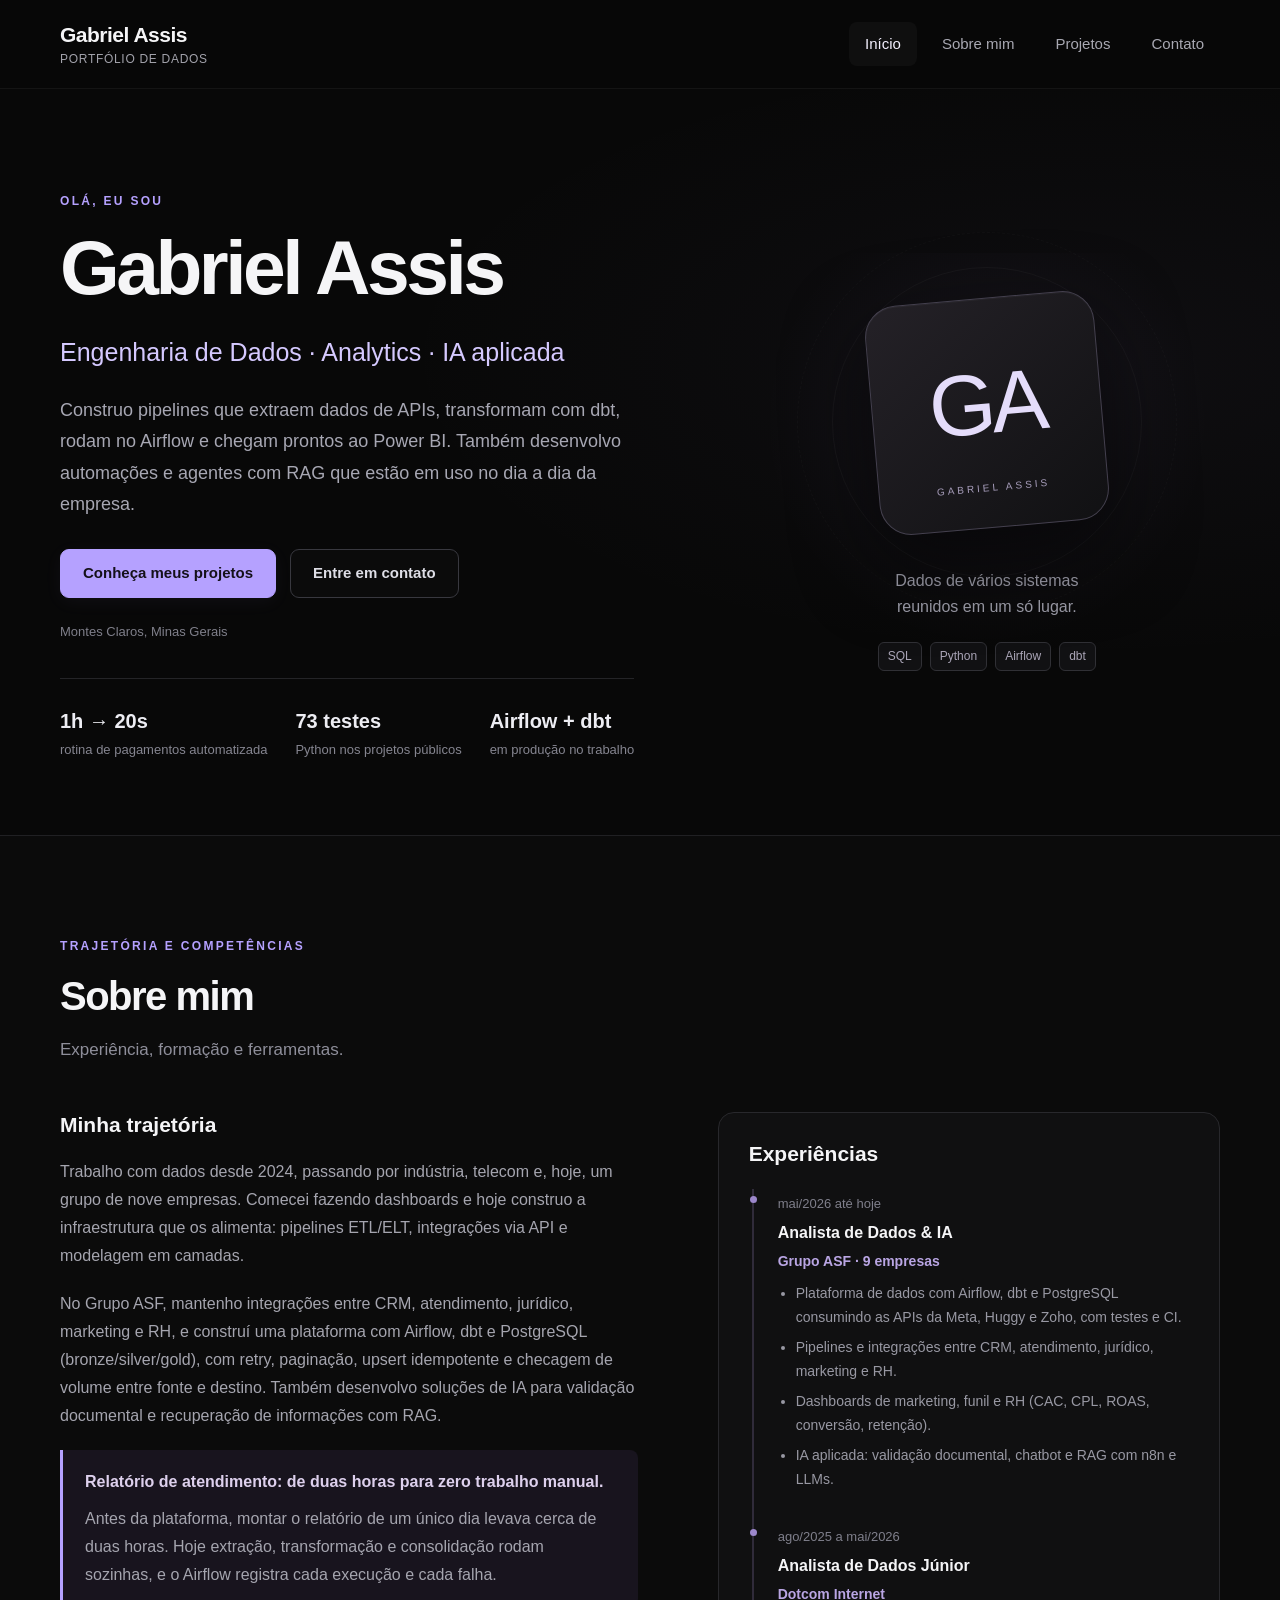
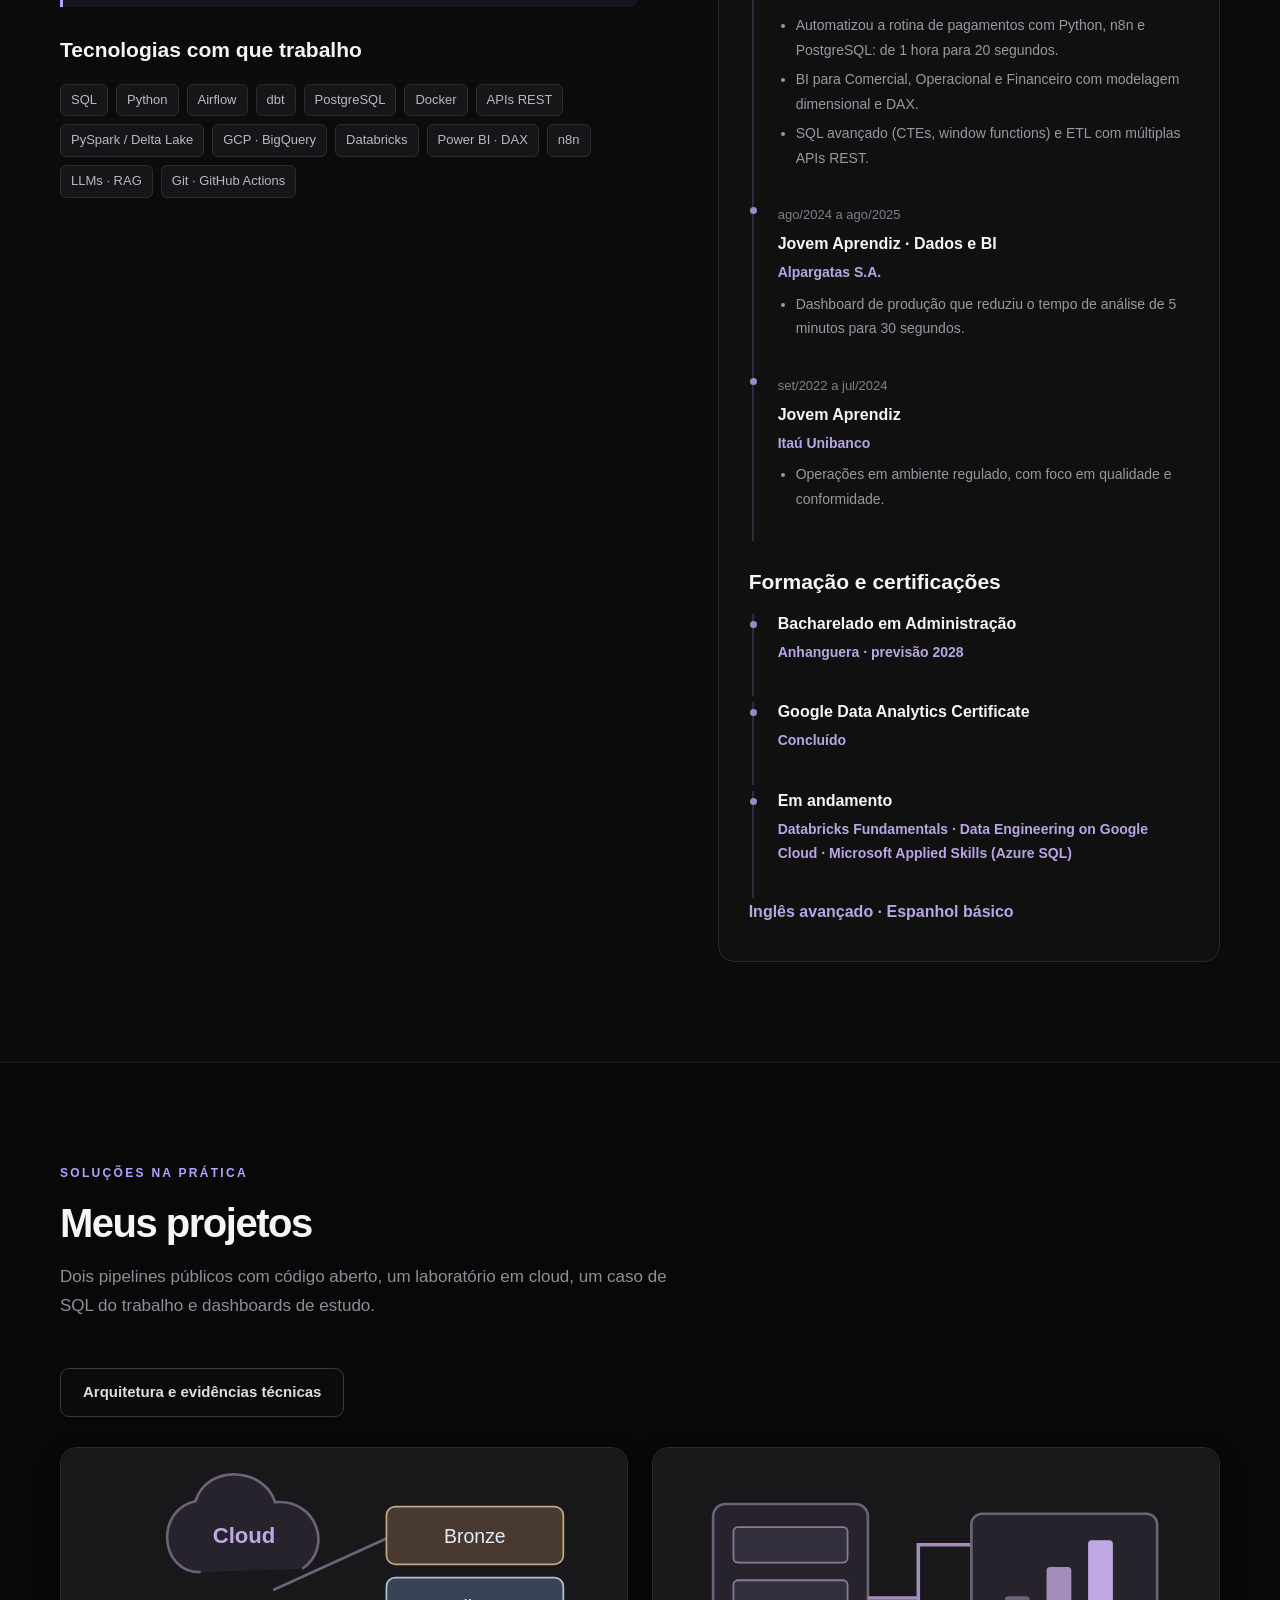
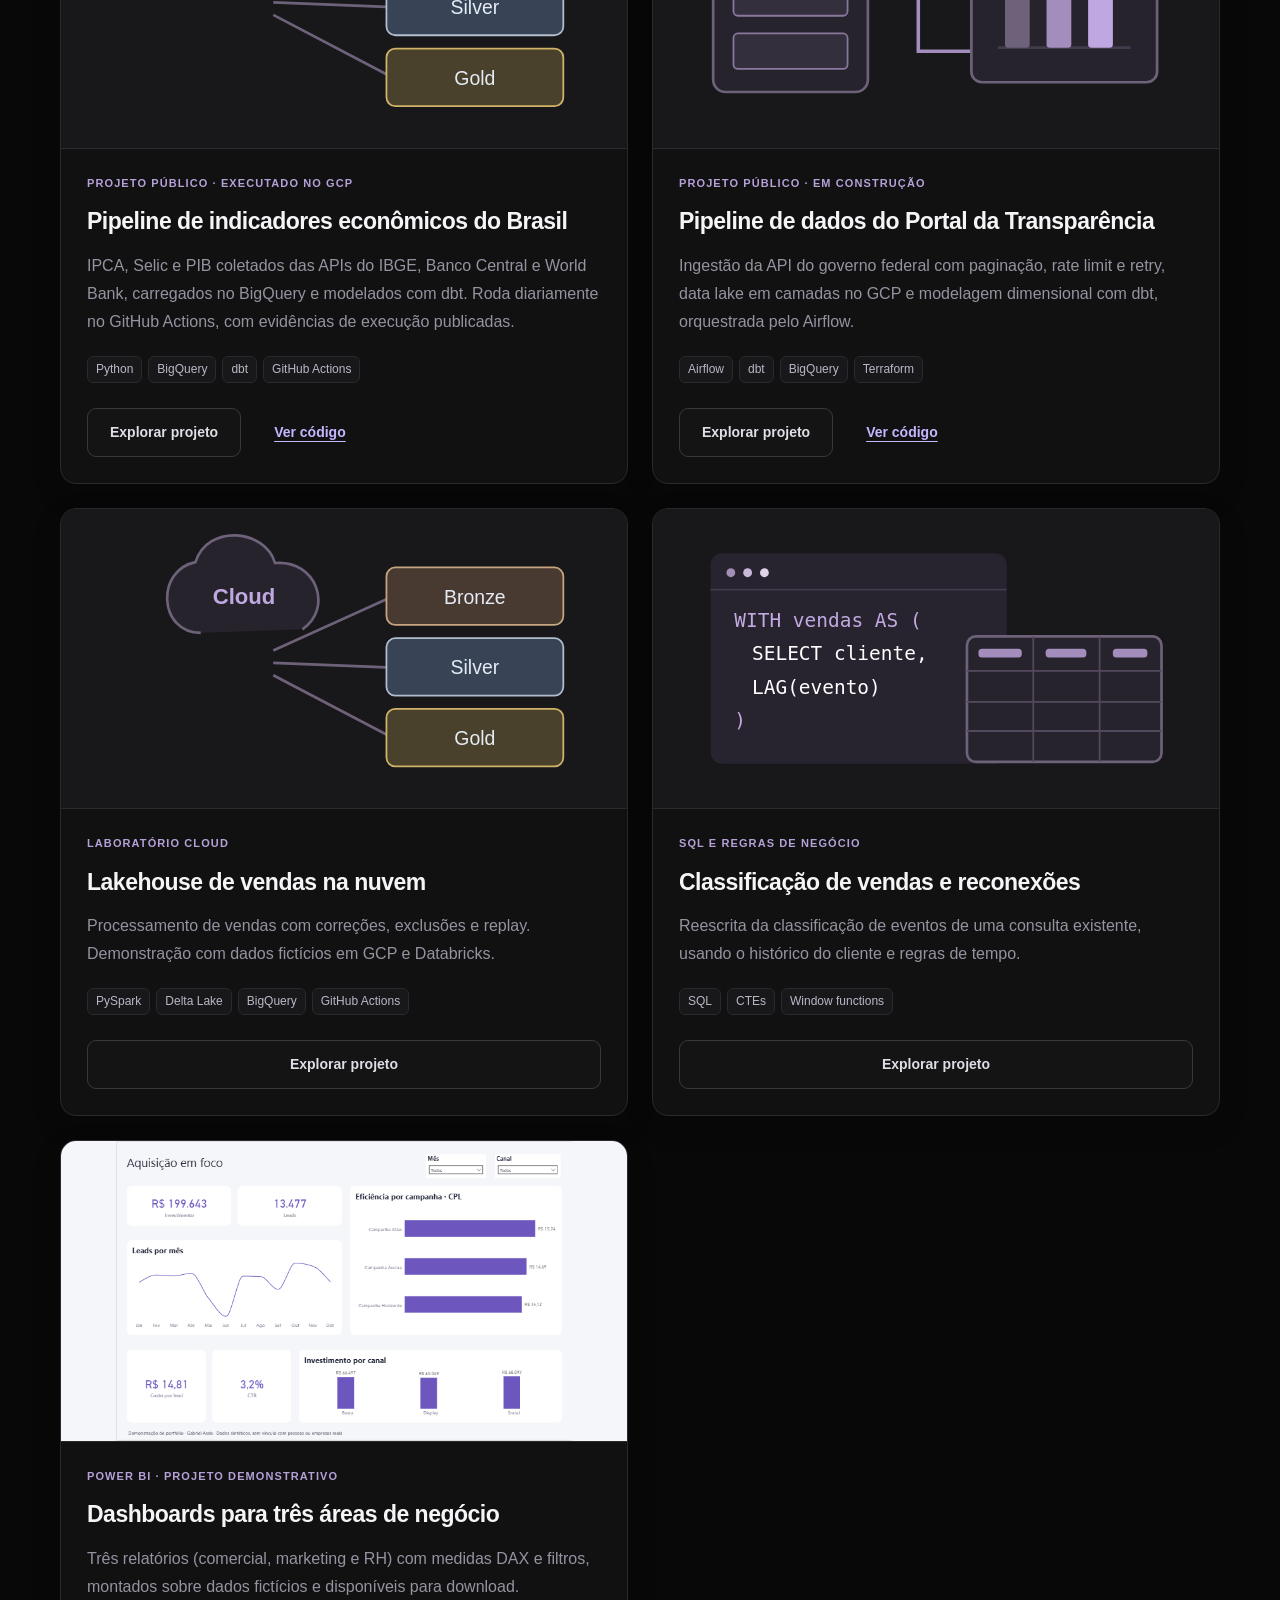
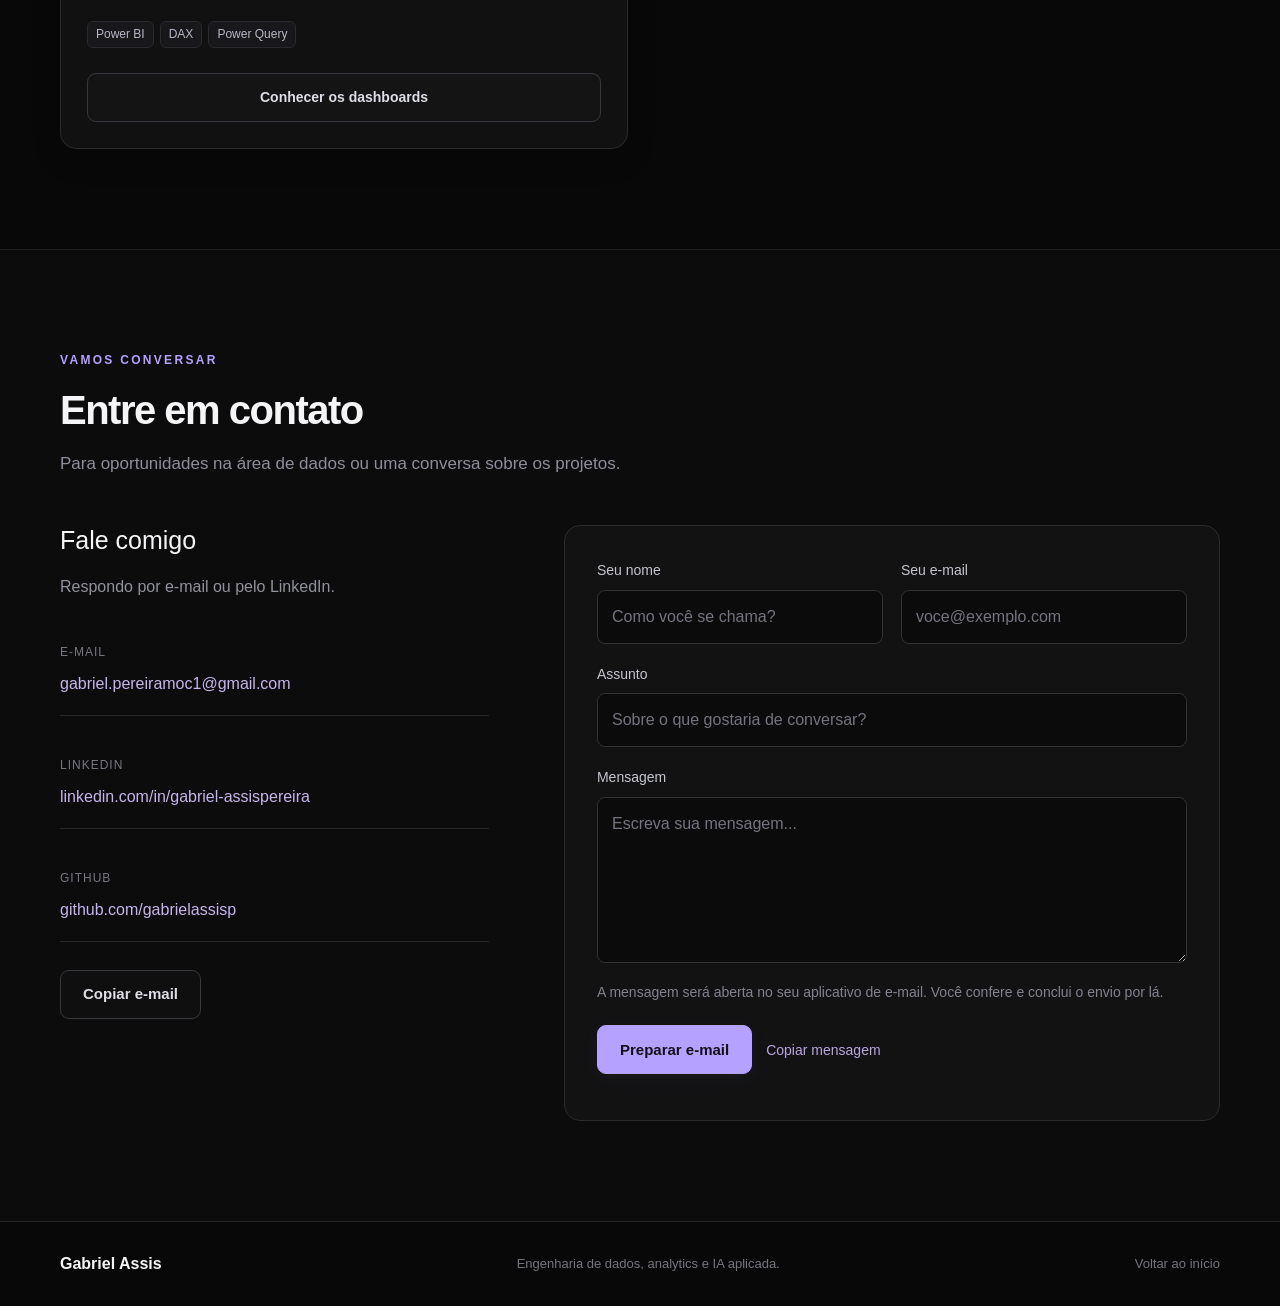
<file: index.html>
<!doctype html>
<html lang="pt-BR"><head><meta charset="UTF-8"><meta name="theme-color" content="#080808"><meta name="color-scheme" content="dark"><meta name="viewport" content="width=device-width,initial-scale=1"><title>Gabriel Assis | Portfólio de Dados</title><meta name="description" content="Gabriel Assis: engenharia de dados, analytics e IA aplicada. Airflow, dbt, Python, SQL, GCP e Power BI."><link rel="icon" href="favicon.svg"><link rel="stylesheet" href="styles.css"><script defer src="app.js"></script></head>
<body><a class="skip" href="#conteudo">Pular para o conteúdo</a>
<header><nav class="container nav" aria-label="Navegação principal"><a class="brand" href="#inicio">Gabriel Assis<span>Portfólio de dados</span></a><div class="nav-links"><a href="#inicio">Início</a><a href="#sobre">Sobre mim</a><a href="#projetos">Projetos</a><a href="#contato">Contato</a></div></nav></header>
<main id="conteudo">
<section id="inicio" class="hero"><div class="container hero-grid"><div><p class="eyebrow">OLÁ, EU SOU</p><h1>Gabriel Assis</h1><p class="role">Engenharia de Dados · Analytics · IA aplicada</p><p class="lead">Construo pipelines que extraem dados de APIs, transformam com dbt, rodam no Airflow e chegam prontos ao Power BI. Também desenvolvo automações e agentes com RAG que estão em uso no dia a dia da empresa.</p><div class="actions"><a class="button" href="#projetos">Conheça meus projetos</a><a class="button outline" href="#contato">Entre em contato</a></div><p class="location">Montes Claros, Minas Gerais</p><div class="hero-proof"><div><strong>1h → 20s</strong><span>rotina de pagamentos automatizada</span></div><div><strong>73 testes</strong><span>Python nos projetos públicos</span></div><div><strong>Airflow + dbt</strong><span>em produção no trabalho</span></div></div></div><div class="profile-art" aria-label="Monograma de Gabriel Assis"><div class="orbit orbit-one"></div><div class="orbit orbit-two"></div><div class="avatar">GA<span>GABRIEL ASSIS</span></div><span>Dados de vários sistemas<br>reunidos em um só lugar.</span><div class="profile-tools"><span>SQL</span><span>Python</span><span>Airflow</span><span>dbt</span></div></div></div></section>
<section id="sobre" class="section"><div class="container"><div class="section-heading"><p class="eyebrow">TRAJETÓRIA E COMPETÊNCIAS</p><h2>Sobre mim</h2><p>Experiência, formação e ferramentas.</p></div><div class="about-grid"><div class="about-copy"><h3>Minha trajetória</h3><p>Trabalho com dados desde 2024, passando por indústria, telecom e, hoje, um grupo de nove empresas. Comecei fazendo dashboards e hoje construo a infraestrutura que os alimenta: pipelines ETL/ELT, integrações via API e modelagem em camadas.</p><p>No Grupo ASF, mantenho integrações entre CRM, atendimento, jurídico, marketing e RH, e construí uma plataforma com Airflow, dbt e PostgreSQL (bronze/silver/gold), com retry, paginação, upsert idempotente e checagem de volume entre fonte e destino. Também desenvolvo soluções de IA para validação documental e recuperação de informações com RAG.</p><p class="impact-callout"><strong>Relatório de atendimento: de duas horas para zero trabalho manual.</strong> Antes da plataforma, montar o relatório de um único dia levava cerca de duas horas. Hoje extração, transformação e consolidação rodam sozinhas, e o Airflow registra cada execução e cada falha.</p><h3 class="skills-title">Tecnologias com que trabalho</h3><ul class="tags"><li>SQL</li><li>Python</li><li>Airflow</li><li>dbt</li><li>PostgreSQL</li><li>Docker</li><li>APIs REST</li><li>PySpark / Delta Lake</li><li>GCP · BigQuery</li><li>Databricks</li><li>Power BI · DAX</li><li>n8n</li><li>LLMs · RAG</li><li>Git · GitHub Actions</li></ul></div><div class="experience"><h3>Experiências</h3>
<article><span class="period">mai/2026 até hoje</span><h4>Analista de Dados &amp; IA</h4><p class="company">Grupo ASF · 9 empresas</p><ul><li>Plataforma de dados com Airflow, dbt e PostgreSQL consumindo as APIs da Meta, Huggy e Zoho, com testes e CI.</li><li>Pipelines e integrações entre CRM, atendimento, jurídico, marketing e RH.</li><li>Dashboards de marketing, funil e RH (CAC, CPL, ROAS, conversão, retenção).</li><li>IA aplicada: validação documental, chatbot e RAG com n8n e LLMs.</li></ul></article>
<article><span class="period">ago/2025 a mai/2026</span><h4>Analista de Dados Júnior</h4><p class="company">Dotcom Internet</p><ul><li>Automatizou a rotina de pagamentos com Python, n8n e PostgreSQL: de 1 hora para 20 segundos.</li><li>BI para Comercial, Operacional e Financeiro com modelagem dimensional e DAX.</li><li>SQL avançado (CTEs, window functions) e ETL com múltiplas APIs REST.</li></ul></article>
<article><span class="period">ago/2024 a ago/2025</span><h4>Jovem Aprendiz · Dados e BI</h4><p class="company">Alpargatas S.A.</p><ul><li>Dashboard de produção que reduziu o tempo de análise de 5 minutos para 30 segundos.</li></ul></article>
<article><span class="period">set/2022 a jul/2024</span><h4>Jovem Aprendiz</h4><p class="company">Itaú Unibanco</p><ul><li>Operações em ambiente regulado, com foco em qualidade e conformidade.</li></ul></article>
<h3 class="skills-title">Formação e certificações</h3>
<article><h4>Bacharelado em Administração</h4><p class="company">Anhanguera · previsão 2028</p></article>
<article><h4>Google Data Analytics Certificate</h4><p class="company">Concluído</p></article>
<article><h4>Em andamento</h4><p class="company">Databricks Fundamentals · Data Engineering on Google Cloud · Microsoft Applied Skills (Azure SQL)</p></article>
<p class="company">Inglês avançado · Espanhol básico</p>
</div></div></div></section>
<section id="projetos" class="section projects-section"><div class="container"><div class="section-heading"><p class="eyebrow">SOLUÇÕES NA PRÁTICA</p><h2>Meus projetos</h2><p>Dois pipelines públicos com código aberto, um laboratório em cloud, um caso de SQL do trabalho e dashboards de estudo.</p></div><p class="technical-evidence-link"><a class="button outline" href="evidencias/index.html">Arquitetura e evidências técnicas</a></p><div class="projects">
<article class="project"><img src="assets/lakehouse.svg" loading="lazy" decoding="async" alt="Ilustração de dados em camadas Bronze, Silver e Gold" width="640" height="340"><div class="project-copy"><span class="badge">PROJETO PÚBLICO · EXECUTADO NO GCP</span><h3>Pipeline de indicadores econômicos do Brasil</h3><p>IPCA, Selic e PIB coletados das APIs do IBGE, Banco Central e World Bank, carregados no BigQuery e modelados com dbt. Roda diariamente no GitHub Actions, com evidências de execução publicadas.</p><ul class="tags"><li>Python</li><li>BigQuery</li><li>dbt</li><li>GitHub Actions</li></ul><div class="project-actions"><button class="button outline" data-case="brazil" aria-label="Ver projeto Pipeline de indicadores econômicos do Brasil">Explorar projeto</button><a class="button ghost" href="https://github.com/gabrielassisp/Brazil-Pipeline-Project" target="_blank" rel="noopener">Ver código</a></div></div></article>
<article class="project"><img src="assets/platform.svg" loading="lazy" decoding="async" alt="Ilustração de uma API conectada a um data lake e a gráficos" width="640" height="340"><div class="project-copy"><span class="badge">PROJETO PÚBLICO · EM CONSTRUÇÃO</span><h3>Pipeline de dados do Portal da Transparência</h3><p>Ingestão da API do governo federal com paginação, rate limit e retry, data lake em camadas no GCP e modelagem dimensional com dbt, orquestrada pelo Airflow.</p><ul class="tags"><li>Airflow</li><li>dbt</li><li>BigQuery</li><li>Terraform</li></ul><div class="project-actions"><button class="button outline" data-case="transparencia" aria-label="Ver projeto Pipeline de dados do Portal da Transparência">Explorar projeto</button><a class="button ghost" href="https://github.com/gabrielassisp/portfolio-gabriel-assis/tree/main/projetos/transparencia-data-pipeline" target="_blank" rel="noopener">Ver código</a></div></div></article>
<article class="project"><img src="assets/lakehouse.svg" loading="lazy" decoding="async" alt="Ilustração de um lakehouse com camadas Bronze, Silver e Gold" width="640" height="340"><div class="project-copy"><span class="badge">LABORATÓRIO CLOUD</span><h3>Lakehouse de vendas na nuvem</h3><p>Processamento de vendas com correções, exclusões e replay. Demonstração com dados fictícios em GCP e Databricks.</p><ul class="tags"><li>PySpark</li><li>Delta Lake</li><li>BigQuery</li><li>GitHub Actions</li></ul><button class="button outline" data-case="lakehouse" aria-label="Ver projeto Lakehouse de vendas na nuvem">Explorar projeto</button></div></article>
<article class="project"><img src="assets/sql.svg" loading="lazy" decoding="async" alt="Ilustração de uma consulta SQL organizando registros de vendas" width="640" height="340"><div class="project-copy"><span class="badge">SQL E REGRAS DE NEGÓCIO</span><h3>Classificação de vendas e reconexões</h3><p>Reescrita da classificação de eventos de uma consulta existente, usando o histórico do cliente e regras de tempo.</p><ul class="tags"><li>SQL</li><li>CTEs</li><li>Window functions</li></ul><button class="button outline" data-case="sql" aria-label="Ver projeto Classificação de vendas e reconexões">Explorar projeto</button></div></article>
<article class="project"><img src="dashboards/marketing.png" loading="lazy" decoding="async" alt="Captura do dashboard Aquisição em foco com dados fictícios" width="721" height="473"><div class="project-copy"><span class="badge">POWER BI · PROJETO DEMONSTRATIVO</span><h3>Dashboards para três áreas de negócio</h3><p>Três relatórios (comercial, marketing e RH) com medidas DAX e filtros, montados sobre dados fictícios e disponíveis para download.</p><ul class="tags"><li>Power BI</li><li>DAX</li><li>Power Query</li></ul><a class="button outline" href="dashboards/index.html">Conhecer os dashboards</a></div></article>
</div></div></section>
<section id="contato" class="section"><div class="container"><div class="section-heading"><p class="eyebrow">VAMOS CONVERSAR</p><h2>Entre em contato</h2><p>Para oportunidades na área de dados ou uma conversa sobre os projetos.</p></div><div class="contact-grid"><div class="contact-info"><h3>Fale comigo</h3><p>Respondo por e-mail ou pelo LinkedIn.</p><div class="contact-item"><span>E-mail</span><a href="mailto:gabriel.pereiramoc1@gmail.com">gabriel.pereiramoc1@gmail.com</a></div><div class="contact-item"><span>LinkedIn</span><a href="https://www.linkedin.com/in/gabriel-assispereira" target="_blank" rel="noopener noreferrer">linkedin.com/in/gabriel-assispereira</a></div><div class="contact-item"><span>GitHub</span><a href="https://github.com/gabrielassisp" target="_blank" rel="noopener noreferrer">github.com/gabrielassisp</a></div><button class="button outline" id="copy-email">Copiar e-mail</button><p id="copy-status" role="status"></p></div><form id="contact-form"><div class="form-row"><label>Seu nome<input name="name" autocomplete="name" required maxlength="120" placeholder="Como você se chama?"></label><label>Seu e-mail<input name="email" type="email" autocomplete="email" required maxlength="200" placeholder="voce@exemplo.com"></label></div><label>Assunto<input name="subject" required maxlength="180" placeholder="Sobre o que gostaria de conversar?"></label><label>Mensagem<textarea name="message" required rows="5" maxlength="5000" placeholder="Escreva sua mensagem..."></textarea></label><p class="form-help">A mensagem será aberta no seu aplicativo de e-mail. Você confere e conclui o envio por lá.</p><div class="actions"><button class="button" type="submit">Preparar e-mail</button><button class="text-button" type="button" id="copy-message">Copiar mensagem</button></div><p id="form-status" role="status"></p></form></div></div></section>
</main><footer><div class="container footer-inner"><span>Gabriel Assis</span><p>Engenharia de dados, analytics e IA aplicada.</p><a href="#inicio">Voltar ao início</a></div></footer>
<dialog id="case-dialog" aria-labelledby="case-title"><div class="dialog-bar"><span>ESTUDO DE CASO</span><button id="close-dialog" type="button" aria-label="Fechar estudo de caso">Fechar</button></div><div id="case-content"></div></dialog>
</body></html>
</file>
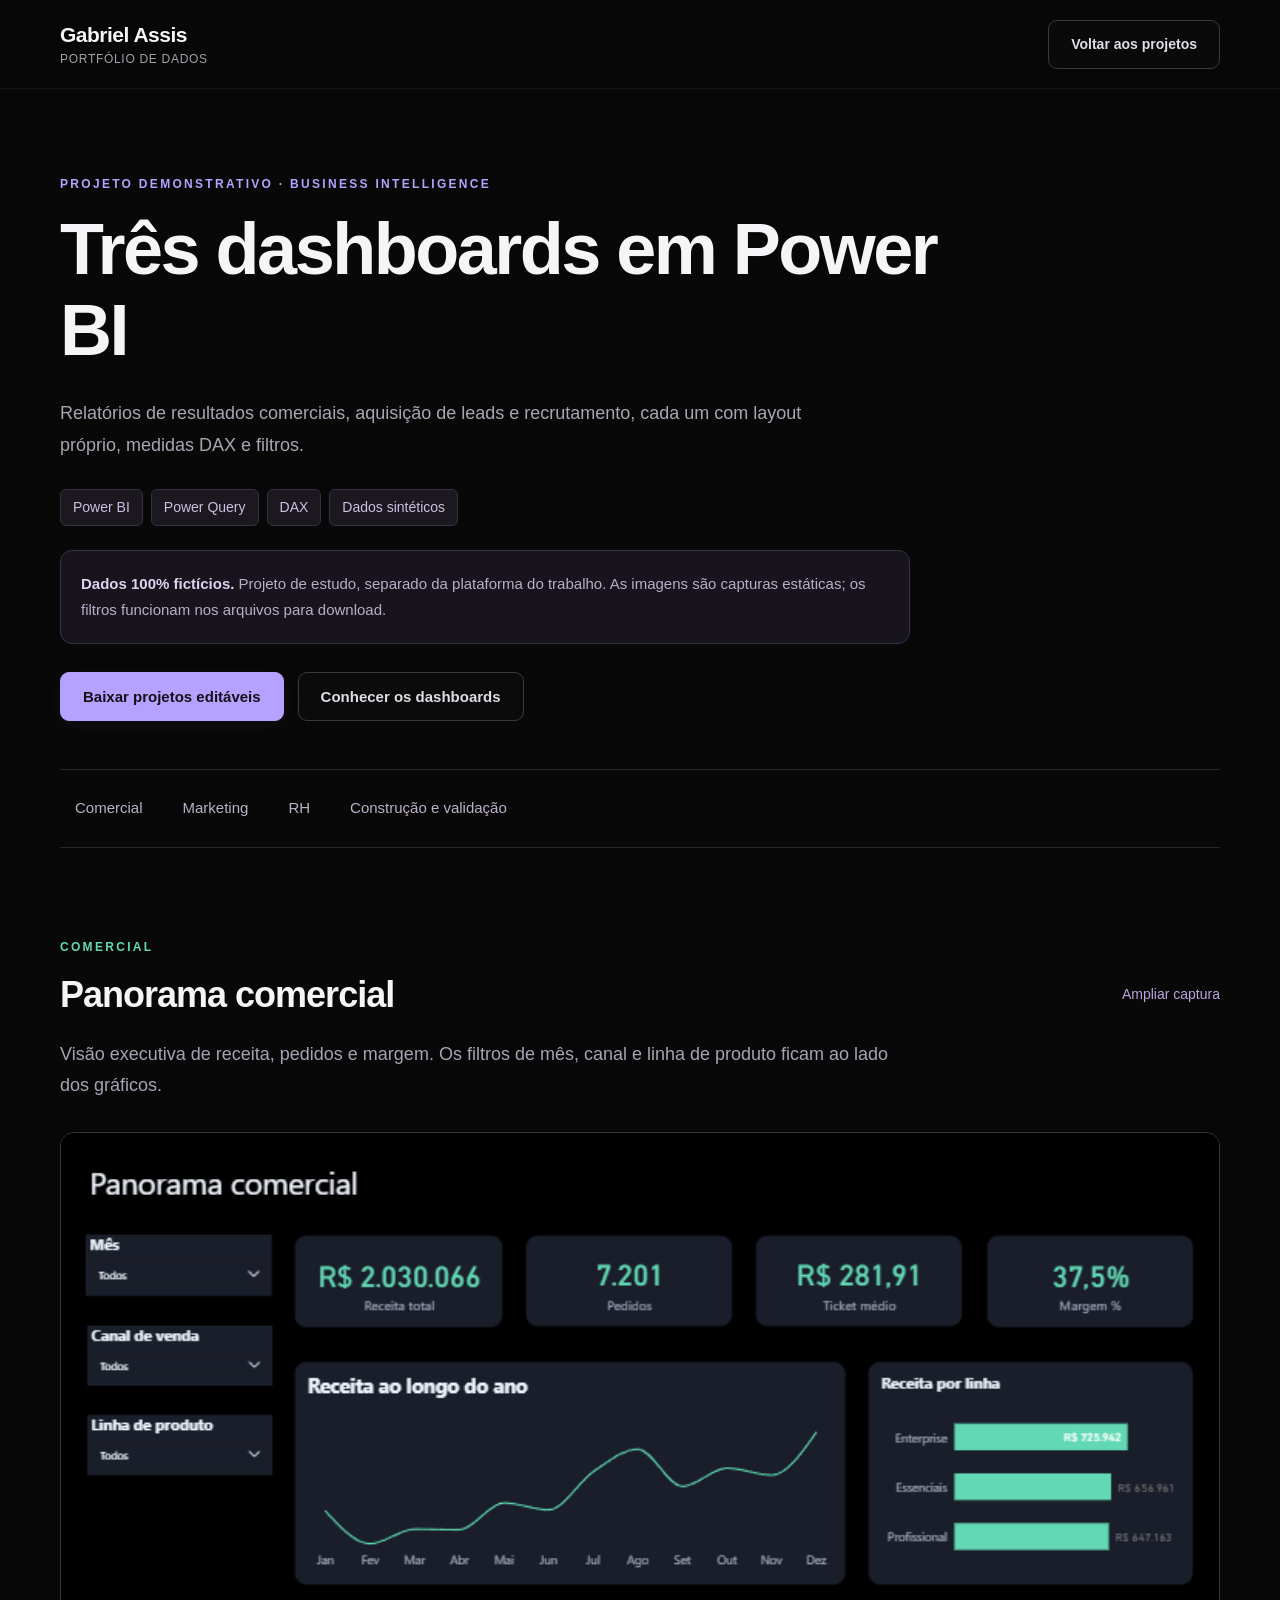
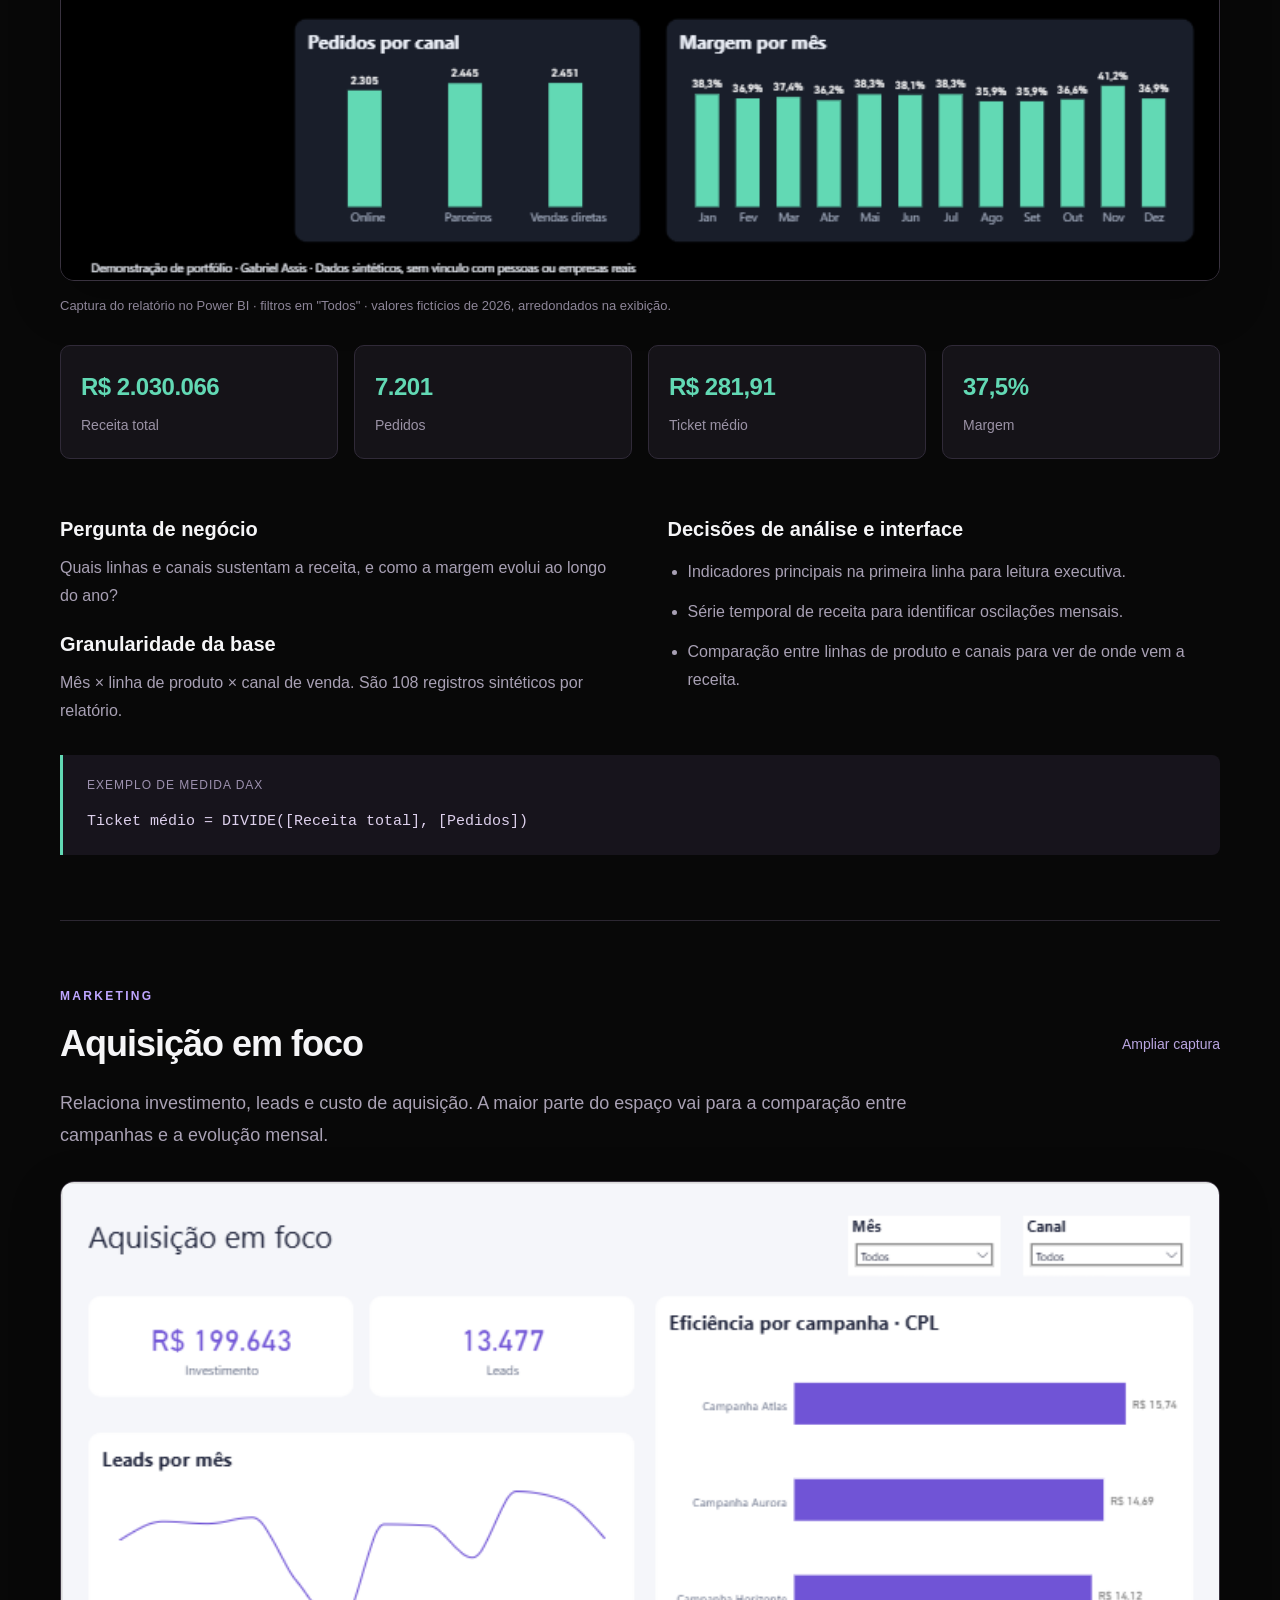
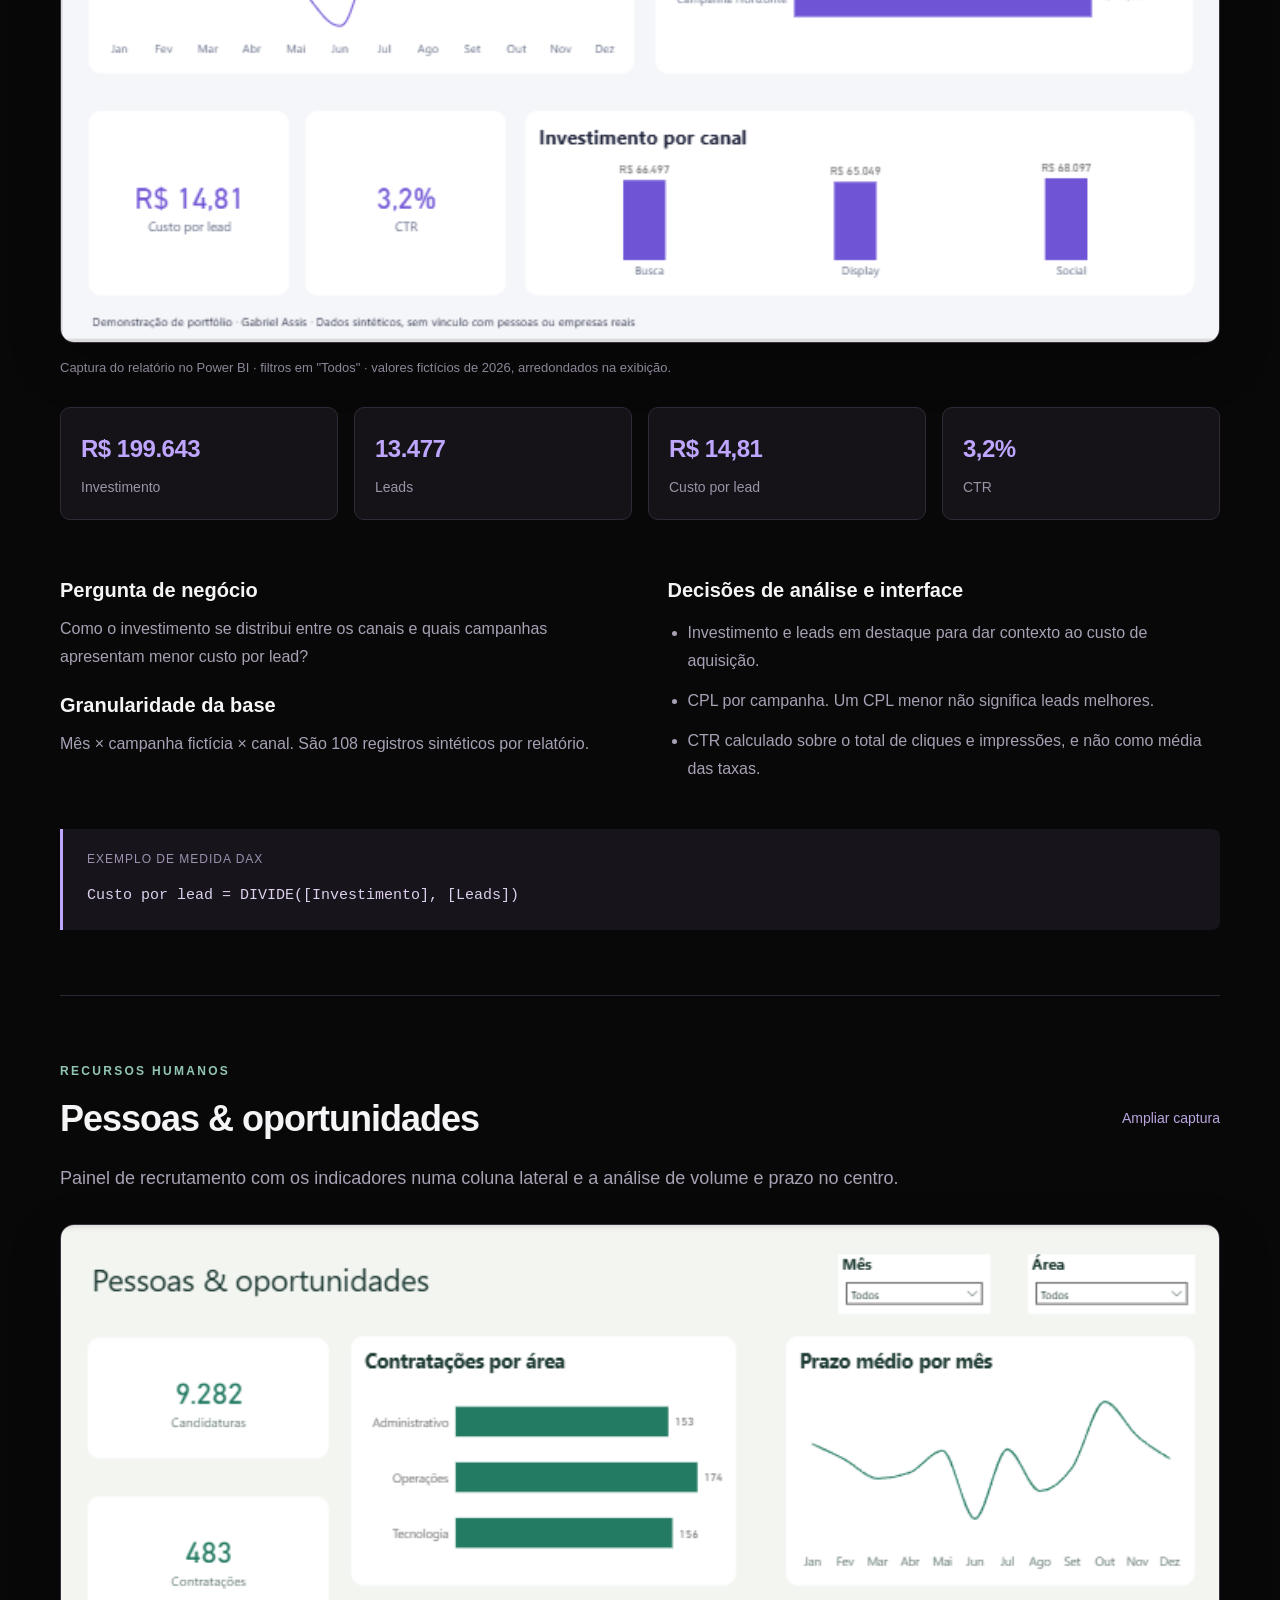
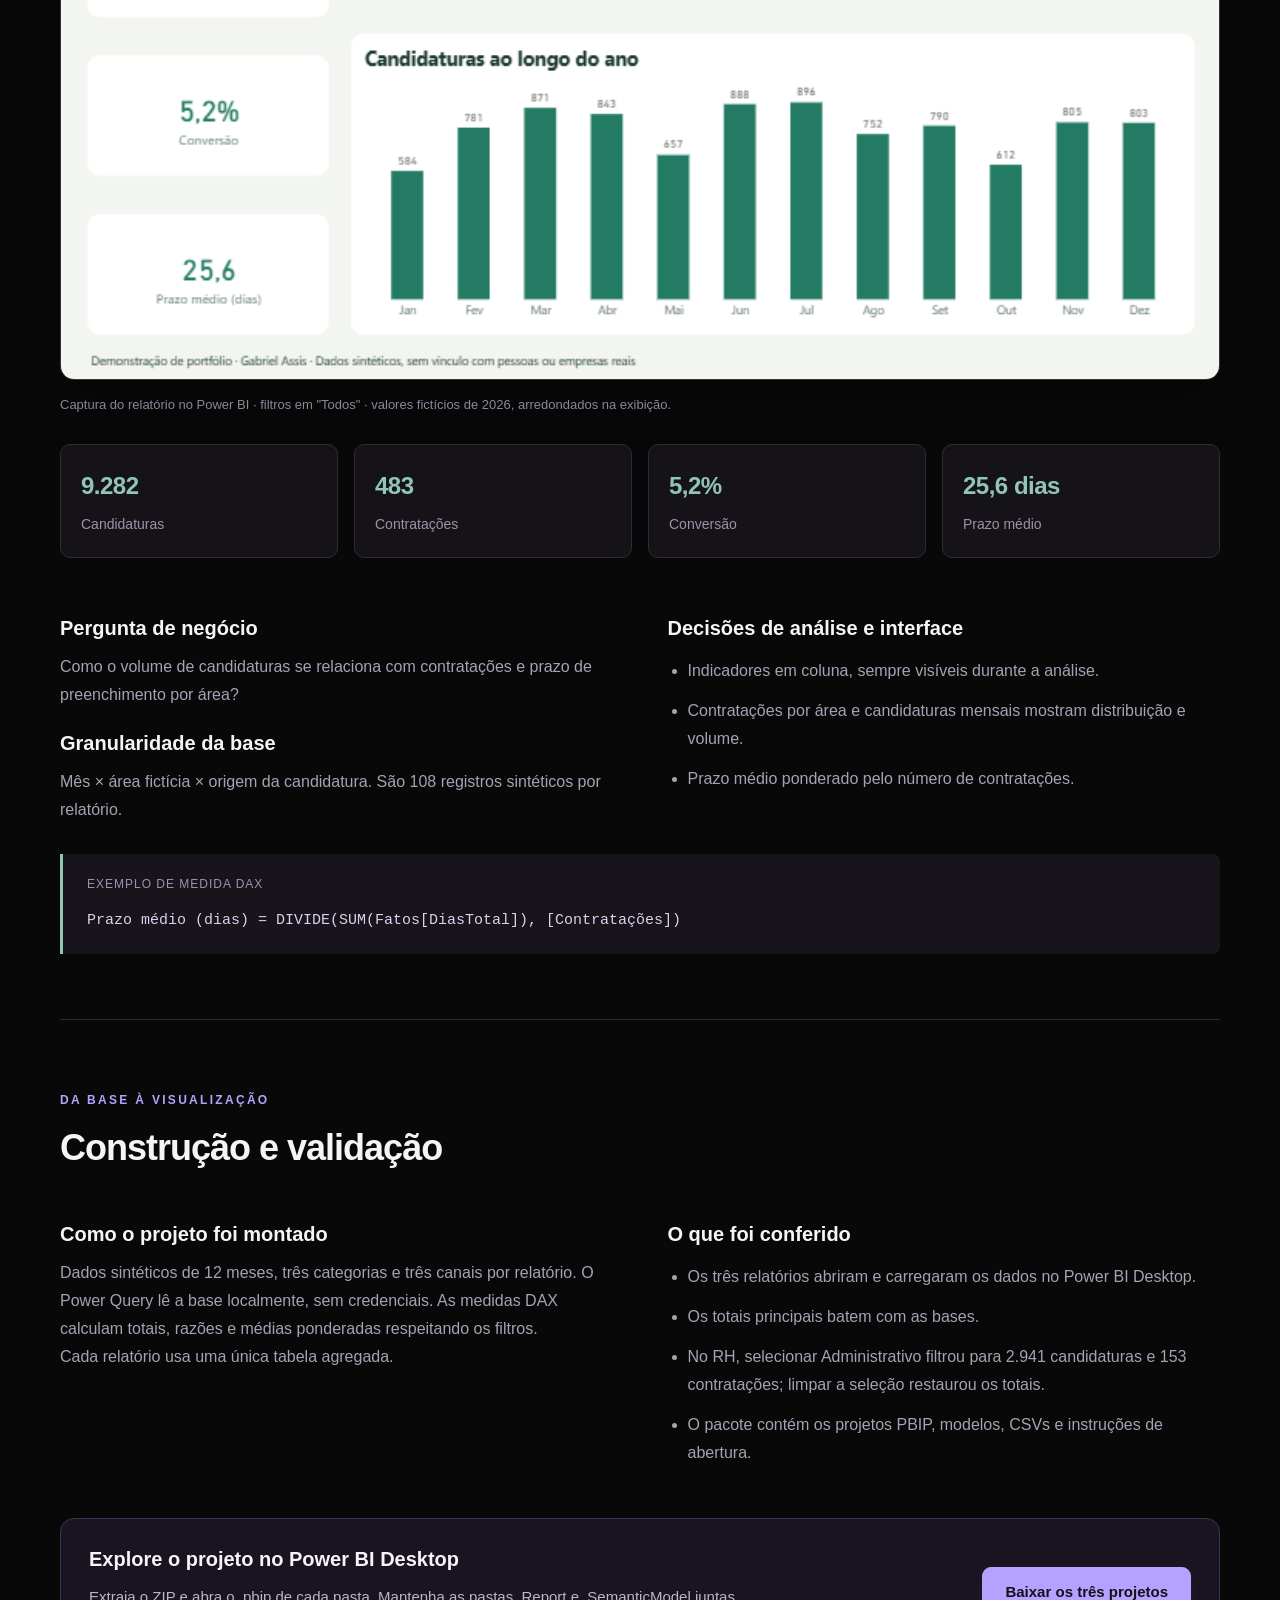
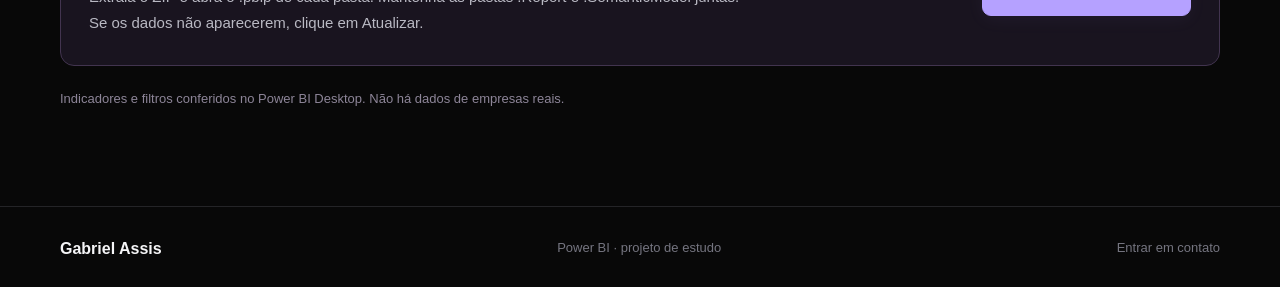
<file: dashboards/index.html>
<!doctype html><html lang="pt-BR"><head><meta charset="utf-8"><meta name="viewport" content="width=device-width,initial-scale=1"><meta name="theme-color" content="#080808"><title>Dashboards em Power BI | Gabriel Assis</title><meta name="description" content="Três relatórios demonstrativos em Power BI: comercial, marketing e RH. Dados fictícios, Power Query, medidas DAX e filtros."><link rel="stylesheet" href="../styles.css"><link rel="stylesheet" href="presentation.css"></head><body><a class="skip" href="#apresentacao">Pular para o conteúdo</a><header><nav class="container nav" aria-label="Navegação da apresentação"><a class="brand" href="../index.html">Gabriel Assis<span>Portfólio de dados</span></a><a class="button outline" href="../index.html#projetos">Voltar aos projetos</a></nav></header><main id="apresentacao" class="container bi-main"><div class="bi-intro"><p class="eyebrow">PROJETO DEMONSTRATIVO · BUSINESS INTELLIGENCE</p><h1>Três dashboards em Power BI</h1><p class="lead">Relatórios de resultados comerciais, aquisição de leads e recrutamento, cada um com layout próprio, medidas DAX e filtros.</p><div class="bi-chips"><span>Power BI</span><span>Power Query</span><span>DAX</span><span>Dados sintéticos</span></div><p class="bi-disclosure"><strong>Dados 100% fictícios.</strong> Projeto de estudo, separado da plataforma do trabalho. As imagens são capturas estáticas; os filtros funcionam nos arquivos para download.</p><div class="actions"><a class="button" href="projetos-power-bi.zip" download>Baixar projetos editáveis</a><a class="button outline" href="#comercial">Conhecer os dashboards</a></div></div><nav class="bi-nav" aria-label="Dashboards"><a href="#comercial">Comercial</a><a href="#marketing">Marketing</a><a href="#rh">RH</a><a href="#construcao">Construção e validação</a></nav><section id="comercial" class="bi-case mint"><div class="bi-case-heading"><div><p class="eyebrow">COMERCIAL</p><h2>Panorama comercial</h2></div><a class="text-button" href="comercial.png" target="_blank" rel="noopener">Ampliar captura</a></div><p class="bi-description">Visão executiva de receita, pedidos e margem. Os filtros de mês, canal e linha de produto ficam ao lado dos gráficos.</p><a class="bi-shot" href="comercial.png" target="_blank" rel="noopener" aria-label="Ampliar captura do dashboard Panorama comercial"><img src="comercial.png" alt="Captura real do relatório Panorama comercial no Power BI com dados fictícios" loading="lazy"></a><p class="bi-caption">Captura do relatório no Power BI · filtros em "Todos" · valores fictícios de 2026, arredondados na exibição.</p><div class="bi-metrics"><div><strong>R$ 2.030.066</strong><span>Receita total</span></div><div><strong>7.201</strong><span>Pedidos</span></div><div><strong>R$ 281,91</strong><span>Ticket médio</span></div><div><strong>37,5%</strong><span>Margem</span></div></div><div class="bi-details"><div><h3>Pergunta de negócio</h3><p>Quais linhas e canais sustentam a receita, e como a margem evolui ao longo do ano?</p><h3>Granularidade da base</h3><p>Mês × linha de produto × canal de venda. São 108 registros sintéticos por relatório.</p></div><div><h3>Decisões de análise e interface</h3><ul><li>Indicadores principais na primeira linha para leitura executiva.</li><li>Série temporal de receita para identificar oscilações mensais.</li><li>Comparação entre linhas de produto e canais para ver de onde vem a receita.</li></ul></div></div><div class="bi-formula"><span>EXEMPLO DE MEDIDA DAX</span><code>Ticket médio = DIVIDE([Receita total], [Pedidos])</code></div></section><section id="marketing" class="bi-case violet"><div class="bi-case-heading"><div><p class="eyebrow">MARKETING</p><h2>Aquisição em foco</h2></div><a class="text-button" href="marketing.png" target="_blank" rel="noopener">Ampliar captura</a></div><p class="bi-description">Relaciona investimento, leads e custo de aquisição. A maior parte do espaço vai para a comparação entre campanhas e a evolução mensal.</p><a class="bi-shot" href="marketing.png" target="_blank" rel="noopener" aria-label="Ampliar captura do dashboard Aquisição em foco"><img src="marketing.png" alt="Captura real do relatório Aquisição em foco no Power BI com dados fictícios" loading="lazy"></a><p class="bi-caption">Captura do relatório no Power BI · filtros em "Todos" · valores fictícios de 2026, arredondados na exibição.</p><div class="bi-metrics"><div><strong>R$ 199.643</strong><span>Investimento</span></div><div><strong>13.477</strong><span>Leads</span></div><div><strong>R$ 14,81</strong><span>Custo por lead</span></div><div><strong>3,2%</strong><span>CTR</span></div></div><div class="bi-details"><div><h3>Pergunta de negócio</h3><p>Como o investimento se distribui entre os canais e quais campanhas apresentam menor custo por lead?</p><h3>Granularidade da base</h3><p>Mês × campanha fictícia × canal. São 108 registros sintéticos por relatório.</p></div><div><h3>Decisões de análise e interface</h3><ul><li>Investimento e leads em destaque para dar contexto ao custo de aquisição.</li><li>CPL por campanha. Um CPL menor não significa leads melhores.</li><li>CTR calculado sobre o total de cliques e impressões, e não como média das taxas.</li></ul></div></div><div class="bi-formula"><span>EXEMPLO DE MEDIDA DAX</span><code>Custo por lead = DIVIDE([Investimento], [Leads])</code></div></section><section id="rh" class="bi-case green"><div class="bi-case-heading"><div><p class="eyebrow">RECURSOS HUMANOS</p><h2>Pessoas & oportunidades</h2></div><a class="text-button" href="rh.png" target="_blank" rel="noopener">Ampliar captura</a></div><p class="bi-description">Painel de recrutamento com os indicadores numa coluna lateral e a análise de volume e prazo no centro.</p><a class="bi-shot" href="rh.png" target="_blank" rel="noopener" aria-label="Ampliar captura do dashboard Pessoas & oportunidades"><img src="rh.png" alt="Captura real do relatório Pessoas & oportunidades no Power BI com dados fictícios" loading="lazy"></a><p class="bi-caption">Captura do relatório no Power BI · filtros em "Todos" · valores fictícios de 2026, arredondados na exibição.</p><div class="bi-metrics"><div><strong>9.282</strong><span>Candidaturas</span></div><div><strong>483</strong><span>Contratações</span></div><div><strong>5,2%</strong><span>Conversão</span></div><div><strong>25,6 dias</strong><span>Prazo médio</span></div></div><div class="bi-details"><div><h3>Pergunta de negócio</h3><p>Como o volume de candidaturas se relaciona com contratações e prazo de preenchimento por área?</p><h3>Granularidade da base</h3><p>Mês × área fictícia × origem da candidatura. São 108 registros sintéticos por relatório.</p></div><div><h3>Decisões de análise e interface</h3><ul><li>Indicadores em coluna, sempre visíveis durante a análise.</li><li>Contratações por área e candidaturas mensais mostram distribuição e volume.</li><li>Prazo médio ponderado pelo número de contratações.</li></ul></div></div><div class="bi-formula"><span>EXEMPLO DE MEDIDA DAX</span><code>Prazo médio (dias) = DIVIDE(SUM(Fatos[DiasTotal]), [Contratações])</code></div></section><section id="construcao" class="bi-build"><p class="eyebrow">DA BASE À VISUALIZAÇÃO</p><h2>Construção e validação</h2><div class="bi-details"><div><h3>Como o projeto foi montado</h3><p>Dados sintéticos de 12 meses, três categorias e três canais por relatório. O Power Query lê a base localmente, sem credenciais. As medidas DAX calculam totais, razões e médias ponderadas respeitando os filtros.</p><p>Cada relatório usa uma única tabela agregada.</p></div><div><h3>O que foi conferido</h3><ul><li>Os três relatórios abriram e carregaram os dados no Power BI Desktop.</li><li>Os totais principais batem com as bases.</li><li>No RH, selecionar Administrativo filtrou para 2.941 candidaturas e 153 contratações; limpar a seleção restaurou os totais.</li><li>O pacote contém os projetos PBIP, modelos, CSVs e instruções de abertura.</li></ul></div></div><div class="bi-download"><div><h3>Explore o projeto no Power BI Desktop</h3><p>Extraia o ZIP e abra o .pbip de cada pasta. Mantenha as pastas .Report e .SemanticModel juntas. Se os dados não aparecerem, clique em Atualizar.</p></div><a class="button" href="projetos-power-bi.zip" download>Baixar os três projetos</a></div><p class="bi-caption">Indicadores e filtros conferidos no Power BI Desktop. Não há dados de empresas reais.</p></section></main><footer><div class="container footer-inner"><span>Gabriel Assis</span><p>Power BI · projeto de estudo</p><a href="../index.html#contato">Entrar em contato</a></div></footer></body></html>
</file>
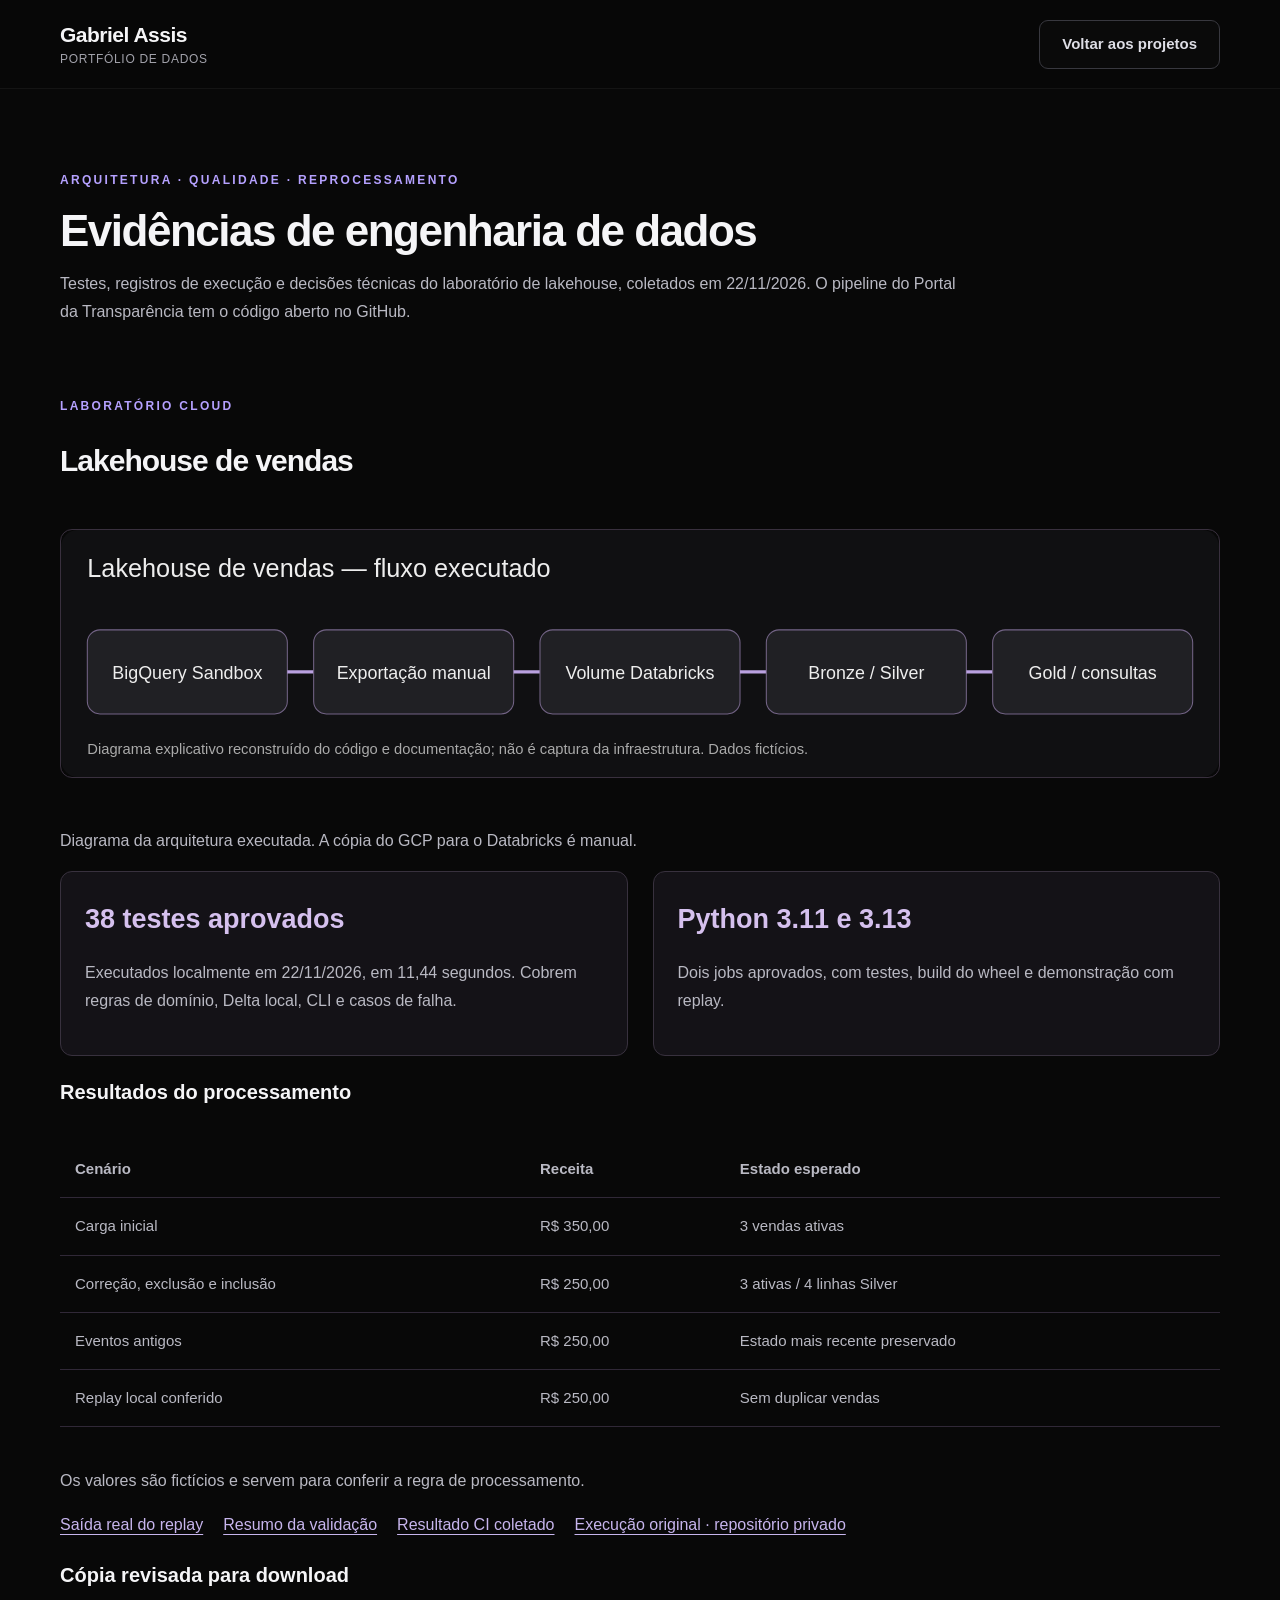
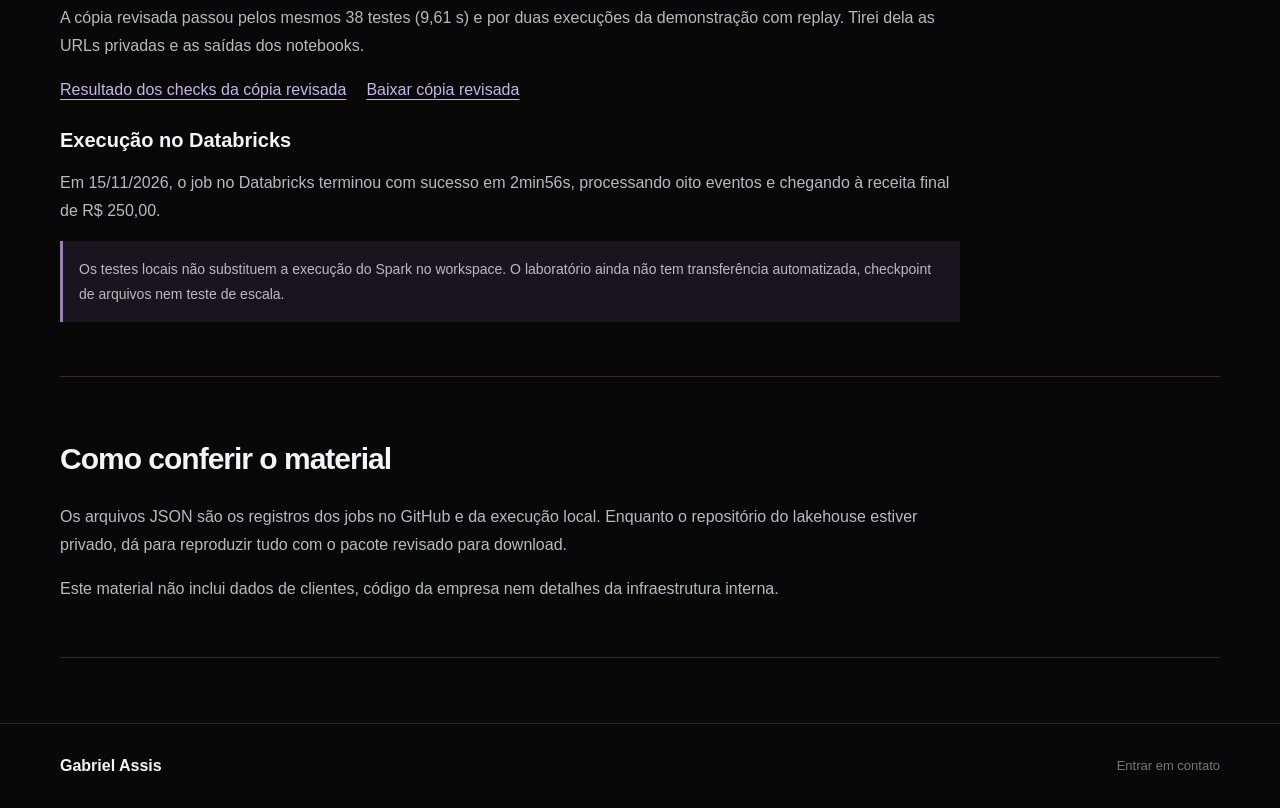
<file: evidencias/index.html>
<!doctype html><html lang="pt-BR"><head><meta charset="utf-8"><meta name="viewport" content="width=device-width,initial-scale=1"><title>Evidências técnicas | Gabriel Assis</title><link rel="stylesheet" href="../styles.css"><style>.evidence-main{padding:65px 0}.evidence-main h1{font-size:44px;letter-spacing:-1.5px}.evidence-main h2{font-size:30px;margin:25px 0}.evidence-main h3{margin:24px 0 12px}.evidence-main section{padding:38px 0;border-bottom:1px solid #302837}.evidence-main p{margin:16px 0;max-width:900px}.evidence-main img{width:100%;height:auto;border:1px solid #39303e;border-radius:12px;margin:24px 0}.evidence-main a:not(.button){color:#c7b5ed;text-decoration:underline;text-underline-offset:4px}.evidence-grid{display:grid;grid-template-columns:1fr 1fr;gap:25px}.evidence-box{border:1px solid #38313e;border-radius:12px;background:#141217;padding:24px}.evidence-box strong{font-size:27px;color:#d5c0ee;display:block}.evidence-note{border-left:3px solid #9980b9;background:#19151f;padding:16px;font-size:14px}.evidence-main li{margin:10px 0}.evidence-links{display:flex;gap:20px;flex-wrap:wrap}.evidence-main table{width:100%;border-collapse:collapse;margin:24px 0}.evidence-main td,.evidence-main th{text-align:left;padding:15px;border-bottom:1px solid #302837;font-size:15px}.table-wrap{overflow:auto}@media(max-width:700px){.evidence-main h1{font-size:34px}.evidence-grid{grid-template-columns:1fr}.evidence-main th,.evidence-main td{min-width:150px}}</style></head><body><header><nav class="container nav"><a class="brand" href="../index.html">Gabriel Assis<span>Portfólio de dados</span></a><a class="button outline" href="../index.html#projetos">Voltar aos projetos</a></nav></header><main class="container evidence-main"><p class="eyebrow">ARQUITETURA · QUALIDADE · REPROCESSAMENTO</p><h1>Evidências de engenharia de dados</h1><p>Testes, registros de execução e decisões técnicas do laboratório de lakehouse, coletados em 22/11/2026. O pipeline do Portal da Transparência tem o código aberto no GitHub.</p>

<section id="lakehouse"><p class="eyebrow">LABORATÓRIO CLOUD</p><h2>Lakehouse de vendas</h2><img src="arquitetura-lakehouse.svg" alt="BigQuery Sandbox com exportação manual para Volume Databricks e processamento Bronze, Silver e Gold"><p>Diagrama da arquitetura executada. A cópia do GCP para o Databricks é manual.</p><div class="evidence-grid"><div class="evidence-box"><strong>38 testes aprovados</strong><p>Executados localmente em 22/11/2026, em 11,44 segundos. Cobrem regras de domínio, Delta local, CLI e casos de falha.</p></div><div class="evidence-box"><strong>Python 3.11 e 3.13</strong><p>Dois jobs aprovados, com testes, build do wheel e demonstração com replay.</p></div></div><h3>Resultados do processamento</h3><div class="table-wrap"><table><thead><tr><th>Cenário</th><th>Receita</th><th>Estado esperado</th></tr></thead><tbody><tr><td>Carga inicial</td><td>R$ 350,00</td><td>3 vendas ativas</td></tr><tr><td>Correção, exclusão e inclusão</td><td>R$ 250,00</td><td>3 ativas / 4 linhas Silver</td></tr><tr><td>Eventos antigos</td><td>R$ 250,00</td><td>Estado mais recente preservado</td></tr><tr><td>Replay local conferido</td><td>R$ 250,00</td><td>Sem duplicar vendas</td></tr></tbody></table></div><p>Os valores são fictícios e servem para conferir a regra de processamento.</p><div class="evidence-links"><a href="replay.jsonl">Saída real do replay</a><a href="resumo.json">Resumo da validação</a><a href="ci-lakehouse.json">Resultado CI coletado</a><a href="https://github.com/gabrielassisp/lakehouse-vendas-gcp-databricks/actions/runs/44863230990" target="_blank" rel="noopener">Execução original · repositório privado</a></div><h3>Cópia revisada para download</h3><p>A cópia revisada passou pelos mesmos 38 testes (9,61 s) e por duas execuções da demonstração com replay. Tirei dela as URLs privadas e as saídas dos notebooks.</p><div class="evidence-links"><a href="resultado-copia-sanitizada.txt">Resultado dos checks da cópia revisada</a><a href="../downloads/lakehouse-revisado.zip" download>Baixar cópia revisada</a></div><h3>Execução no Databricks</h3><p>Em 15/11/2026, o job no Databricks terminou com sucesso em 2min56s, processando oito eventos e chegando à receita final de R$ 250,00.</p><p class="evidence-note">Os testes locais não substituem a execução do Spark no workspace. O laboratório ainda não tem transferência automatizada, checkpoint de arquivos nem teste de escala.</p></section>
<section id="como-conferir"><h2>Como conferir o material</h2><p>Os arquivos JSON são os registros dos jobs no GitHub e da execução local. Enquanto o repositório do lakehouse estiver privado, dá para reproduzir tudo com o pacote revisado para download.</p><p>Este material não inclui dados de clientes, código da empresa nem detalhes da infraestrutura interna.</p></section></main><footer><div class="container footer-inner"><span>Gabriel Assis</span><a href="../index.html#contato">Entrar em contato</a></div></footer></body></html>
</file>
<file: styles.css>
*{box-sizing:border-box}html{scroll-behavior:smooth;scroll-padding-top:90px}body{margin:0;color:#c9c9cf;background:#111111;font-family:Arial,Helvetica,sans-serif;font-size:16px;line-height:1.7}a{color:inherit;text-decoration:none}button,input,textarea{font:inherit}button,a,input,textarea{-webkit-tap-highlight-color:transparent}a:focus-visible,button:focus-visible,input:focus-visible,textarea:focus-visible{outline:3px solid #60a5fa;outline-offset:4px}button{cursor:pointer}h1,h2,h3,h4,p{margin:0}h1,h2,h3,h4{color:#f5f5f7;line-height:1.25}h1{font-size:clamp(2.7rem,5vw,4rem);letter-spacing:-2px}h2{font-size:2.3rem;letter-spacing:-1px}h3{font-size:1.25rem}h4{font-size:1rem}.container{width:min(1120px,calc(100% - 64px));margin:auto}header{background:#111111;border-bottom:1px solid #292929;position:sticky;top:0;z-index:10}.nav{min-height:84px;display:flex;align-items:center;justify-content:space-between;gap:30px}.brand{font-size:20px;font-weight:700;color:#f5f5f7;line-height:1.3}.brand span{display:block;font-size:13px;font-weight:400;color:#a2a2ab;margin-top:4px}.nav-links{display:flex;gap:32px;font-size:15px}.nav-links a:hover{color:#b5a1ff}.hero{background:#080808;padding:88px 0 80px}.hero-grid{display:grid;grid-template-columns:1.4fr 1fr;align-items:center;gap:80px}.eyebrow{font-size:13px;font-weight:700;letter-spacing:1.7px;color:#b5a1ff;margin-bottom:14px}.role{font-size:24px;color:#b5a1ff;margin:16px 0}.lead{font-size:18px;max-width:580px}.actions{display:flex;flex-wrap:wrap;gap:14px;align-items:center;margin-top:28px}.button{display:inline-flex;align-items:center;justify-content:center;padding:11px 22px;border:1px solid #b5a1ff;border-radius:6px;background:#b5a1ff;color:#111111;font-size:15px;font-weight:600;line-height:1.5;min-height:46px}.button:hover{background:#d0c4ff;border-color:#d0c4ff}.outline{background:transparent;color:#b5a1ff}.outline:hover{background:#1c1926;color:#d0c4ff}.location{font-size:14px;color:#a2a2ab;margin-top:25px}.profile-art{text-align:center;color:#c9c9cf;padding:20px 0}.avatar{display:flex;align-items:center;justify-content:center;width:220px;height:220px;margin:0 auto 22px;background:#19171f;border:10px solid #111111;border-radius:50%;box-shadow:0 12px 35px #172b4d0b;font-size:72px;color:#b5a1ff;font-weight:700;letter-spacing:-5px}.profile-art>span{display:block;font-size:17px;line-height:1.6}.profile-tools{font-size:13px;color:#a2a2ab;margin-top:18px}.section{padding:80px 0}.section-heading{margin-bottom:42px}.section-heading>p:last-child{margin-top:14px;color:#a2a2ab}.about-grid{display:grid;grid-template-columns:1.15fr 1fr;gap:78px}.about-copy>p{margin-top:20px}.skills-title{margin:30px 0 18px}.tags{display:flex;flex-wrap:wrap;gap:8px;padding:0;list-style:none;margin:20px 0}.tags li{font-size:13px;line-height:1.6;background:#1b1b1e;padding:5px 10px;border-radius:4px;color:#d0ced8}.experience>h3{margin-bottom:22px}.experience article{position:relative;border-left:2px solid #323035;padding:0 0 25px 22px}.experience article:last-child{padding-bottom:0}.experience article:before{content:"";position:absolute;width:8px;height:8px;border-radius:50%;background:#b5a1ff;left:-5px;top:7px}.period{font-size:13px;color:#a2a2ab}.experience h4{margin:6px 0}.experience article p{font-size:14px}.experience .company{font-weight:600;color:#b5a1ff;margin-bottom:7px}.projects-section{background:#0c0c0c}.projects{display:grid;grid-template-columns:repeat(3,1fr);gap:24px}.project{background:#111111;border:1px solid #292929;border-radius:10px;overflow:hidden;display:flex;flex-direction:column;box-shadow:0 4px 12px #172b4d04}.project img{width:100%;height:auto;display:block;aspect-ratio:640/340;object-fit:cover;border-bottom:1px solid #292929}.project-copy{padding:25px;display:flex;flex-direction:column;align-items:flex-start;flex:1}.badge{font-size:12px;letter-spacing:.7px;color:#b5a1ff;font-weight:700}.project h3{margin:13px 0 15px;font-size:21px}.project-copy>p{font-size:16px;line-height:1.7}.project .tags{margin:20px 0 25px;gap:6px}.project .tags li{font-size:12px}.project .button{margin-top:auto}.contact-grid{display:grid;grid-template-columns:.85fr 1.3fr;gap:90px}.contact-info>p{margin:16px 0 24px}.contact-item{margin:22px 0}.contact-item span{display:block;font-size:14px;color:#a2a2ab}.contact-item a{color:#b5a1ff;overflow-wrap:anywhere}.contact-item a:hover{text-decoration:underline}.contact-info .button{margin-top:6px}form{background:#121212;border:1px solid #292929;border-radius:10px;padding:30px}label{display:block;font-size:14px;font-weight:600;color:#c9c9cf;margin-bottom:18px}.form-row{display:grid;grid-template-columns:1fr 1fr;gap:18px}input,textarea{display:block;width:100%;border:1px solid #3b3b40;border-radius:5px;background:#111111;padding:11px 12px;color:#f2f2f5;margin-top:7px;font-size:16px;font-weight:400}textarea{resize:vertical}.form-help{font-size:14px;color:#a2a2ab;line-height:1.6}.text-button{border:0;background:none;color:#b5a1ff;font-size:14px;padding:10px 0}form .actions{margin-top:22px}#form-status,#copy-status{font-size:14px;margin-top:14px;color:#b5a1ff}footer{border-top:1px solid #292929;padding:28px 0;background:#121212}.footer-inner{display:flex;align-items:center;justify-content:space-between;gap:20px;font-size:13px;color:#a2a2ab}.footer-inner>span{font-size:16px;font-weight:700;color:#f5f5f7}.skip{position:absolute;top:-100px}.skip:focus{top:12px;left:12px;background:white;padding:12px;z-index:100}dialog{border:0;border-radius:12px;padding:0;width:min(820px,calc(100% - 32px));max-height:88vh;color:#c9c9cf;box-shadow:0 20px 80px #172b4d40}dialog::backdrop{background:#10223bcc;backdrop-filter:blur(3px)}.dialog-bar{position:sticky;top:0;display:flex;justify-content:space-between;align-items:center;padding:16px 28px;background:#111111;border-bottom:1px solid #292929;z-index:1;font-size:13px;font-weight:600}.dialog-bar button{border:1px solid #3b3b40;border-radius:5px;padding:6px 13px;background:#111111;color:#c9c9cf;font-size:14px}#case-content{padding:35px}.case-kicker{font-size:12px;color:#b5a1ff;font-weight:700;letter-spacing:1px}.case-title{font-size:32px;margin:12px 0 20px}.case-intro{font-size:18px}.case-metrics{display:grid;grid-template-columns:repeat(3,1fr);gap:15px;margin:28px 0;padding:20px;background:#1b1b1e;border-radius:8px}.case-metrics strong,.case-metrics span{display:block}.case-metrics strong{font-size:22px;color:#f5f5f7}.case-metrics span{font-size:13px}.case-path{font-size:14px;background:#1c1926;padding:16px;border-left:3px solid #b5a1ff;margin:25px 0;overflow-wrap:anywhere}.case-section{margin:26px 0}.case-section h3{margin-bottom:12px}.case-section ul{padding-left:22px}.case-section li{margin-bottom:8px}.case-note{font-size:14px;color:#a2a2ab;border-top:1px solid #292929;padding-top:20px;margin-top:30px}.case-links{margin-top:22px}.modal-open{overflow:hidden}@media(max-width:900px){.hero-grid{gap:30px}.projects{gap:16px}.project-copy{padding:20px}.about-grid{gap:38px}.contact-grid{gap:35px}.form-row{grid-template-columns:1fr;gap:0}.nav-links{gap:22px}}@media(max-width:700px){.container{width:calc(100% - 40px)}.nav{min-height:100px;flex-direction:column;justify-content:center;gap:14px;padding:14px 0}.brand{text-align:center;font-size:18px}.brand span{display:none}.nav-links{font-size:14px;gap:24px}.hero{padding:48px 0}.hero-grid{grid-template-columns:1fr;gap:34px}.hero h1{font-size:44px}.role{font-size:21px}.lead{font-size:17px}.hero .actions{gap:10px}.hero .button{padding:10px 14px;font-size:14px}.profile-art{padding:6px 0}.avatar{width:150px;height:150px;font-size:52px;border-width:7px}.profile-art>span{font-size:15px}.profile-tools{margin-top:12px}.section{padding:55px 0}h2{font-size:30px}.section-heading{margin-bottom:30px}.about-grid,.contact-grid{grid-template-columns:1fr;gap:36px}.projects{grid-template-columns:1fr;gap:25px}.project-copy{padding:24px}.project h3{font-size:23px}.project .tags li{font-size:13px}form{padding:22px}.footer-inner{flex-direction:column;gap:8px;text-align:center}.case-metrics{grid-template-columns:1fr}.case-title{font-size:26px}#case-content{padding:24px}.dialog-bar{padding:14px 22px}}@media(prefers-reduced-motion:reduce){html{scroll-behavior:auto}}
/* Dark palette and accessible interactive states. */
:root{color-scheme:dark}body{background:#080808}.button{background:#ad95ff;border-color:#ad95ff;color:#fff}.button:hover{background:#c5b4ff;border-color:#c5b4ff;color:#fff}.button.outline{background:transparent;border-color:#5b526f;color:#c6b6ff}.button.outline:hover{background:#24202e;border-color:#b5a1ff;color:#ece6ff}input::placeholder,textarea::placeholder{color:#909099;opacity:1}.skip:focus{background:#1b1b1e;color:#fff}.avatar{box-shadow:0 12px 35px #0003}dialog{background:#111111;box-shadow:0 20px 80px #0008}dialog::backdrop{background:#000000cf}.dialog-bar button:hover{background:#1b1b1e}::selection{background:#57447e;color:#fff}

/* Refined black and graphite interface. */
:root{--accent:#b5a1ff;--border:#28282c}
body{font-family:"Segoe UI",Arial,sans-serif;color:#b9b9c3;line-height:1.75}
header{background:#080808e8;backdrop-filter:blur(18px);border-color:#ffffff0d}
.container{width:min(1160px,calc(100% - 80px))}
.nav{min-height:88px}.brand{letter-spacing:-.5px;font-size:21px}.brand span{letter-spacing:.7px;font-size:12px;text-transform:uppercase}
.nav-links{gap:9px}.nav-links a{padding:9px 16px;border-radius:8px;color:#a8a8b2;transition:color .2s,background .2s}.nav-links a:hover,.nav-links a[aria-current]{background:#ffffff08;color:#f4f1ff}
.hero{position:relative;overflow:hidden;padding:102px 0 74px;background:radial-gradient(ellipse at 85% 36%,#9380c00c,transparent 45%),#080808}
.hero-grid{grid-template-columns:1.35fr 1fr;gap:64px}.eyebrow{font-size:12px;letter-spacing:2.3px;color:#b5a1ff}
h1{font-size:clamp(3rem,6vw,5.1rem);font-weight:650;letter-spacing:-3.5px;line-height:1.07}
.role{font-size:25px;color:#d5c9ff;margin:23px 0 20px;font-weight:400}.lead{font-size:18px;max-width:590px;color:#a7a7b3}
.button{border-radius:9px;min-height:49px;padding:12px 22px;font-weight:650;background:#b5a1ff;border-color:#b5a1ff;color:#141019;box-shadow:0 4px 18px #b5a1ff0d;transition:background .2s,border-color .2s,transform .2s}
.button:hover{background:#cbbcff;border-color:#cbbcff;color:#141019;transform:translateY(-2px)}
.button.outline{background:#ffffff03;color:#dedee6;border-color:#38383f;box-shadow:none}.button.outline:hover{background:#ffffff08;border-color:#777080;color:white}
.location{font-size:13px;color:#7f7f8a;margin-top:23px}
.hero-proof{display:flex;gap:36px;border-top:1px solid #242427;margin-top:34px;padding-top:25px;max-width:480px}.hero-proof div{display:flex;flex-direction:column}.hero-proof strong{font-size:20px;font-weight:600;color:#ededf3}.hero-proof span{font-size:13px;color:#858590}
.profile-art{position:relative;isolation:isolate;padding:45px 20px 28px;border-radius:24px;min-width:0;background:radial-gradient(circle at 50% 38%,#a98ce510,transparent 62%)}
.avatar{width:230px;height:230px;border:1px solid #44404e;background:linear-gradient(140deg,#242127,#111113);border-radius:32px;color:#e4dcfa;box-shadow:0 30px 80px #0008,inset 0 1px 0 #ffffff0a;font-size:86px;font-weight:500;letter-spacing:-5px;position:relative;display:flex;flex-direction:column;z-index:2;transform:rotate(-5deg);margin-bottom:40px}
.avatar span{font-size:10px;letter-spacing:3px;color:#a99fbd;line-height:2}
.orbit{position:absolute;border:1px solid #ffffff09;border-radius:50%;width:310px;height:310px;left:50%;top:14px;transform:translateX(-50%);z-index:-1}.orbit-two{width:380px;height:380px;top:-21px;border-style:dashed;border-color:#ffffff06}
.profile-art>span{font-size:16px;color:#9c9ca8}.profile-tools{display:flex;justify-content:center;flex-wrap:wrap;gap:8px;margin-top:23px}.profile-tools span{font-size:12px;border:1px solid #303035;border-radius:6px;padding:3px 9px;color:#aaa5b7;background:#111113}
.section{padding:100px 0}.section-heading{margin-bottom:47px}.section-heading h2{font-size:40px;letter-spacing:-1.5px;font-weight:600}.section-heading>p:last-child{max-width:620px;color:#8e8e9a;font-size:17px}
#sobre{border-top:1px solid #202023;background:#0b0b0b}.about-grid{gap:80px}.about-copy h3,.experience>h3{font-size:21px;font-weight:600}.about-copy>p{color:#a5a5af}.tags{gap:8px}.tags li{border:1px solid #2c2c30;background:#161618;color:#bab7c5;border-radius:6px;padding:5px 10px}
.experience{border:1px solid #28282c;border-radius:16px;background:#101011;padding:28px 30px}.experience article{margin-left:3px;border-color:#302b3a;padding-left:24px;padding-bottom:25px}.experience article:before{background:#9c87cb;width:7px;height:7px;left:-4px}.experience h4{font-weight:600}.experience .company{color:#b9a5e3}.period{color:#7f7f8b}.experience article p{color:#9898a3}
.projects-section{background:#080808;border-top:1px solid #1d1d20;border-bottom:1px solid #1d1d20}
.projects{gap:24px}.project{background:#111112;border:1px solid #2a2a2e;border-radius:16px;box-shadow:0 10px 30px #0002;transition:transform .25s,border-color .25s,box-shadow .25s}
.project:hover,.project:focus-within{transform:translateY(-5px);border-color:#655576;box-shadow:0 20px 40px #0005}
.project img{border-color:#2a2a2e;transition:filter .25s;filter:saturate(.8)}.project:hover img{filter:saturate(1)}
.project-copy{padding:26px}.badge{font-size:11px;letter-spacing:1.1px;color:#b5a1d8;line-height:1.6}.project h3{font-size:23px;letter-spacing:-.5px;font-weight:600;line-height:1.35;margin:14px 0}.project-copy>p{color:#9494a1;line-height:1.75}.project .tags li{font-size:12px;background:#18181b;border-color:#29292e;padding:3px 8px}.project .button{width:100%;font-size:14px;margin-top:auto}
#contato{background:#0c0c0c}.contact-grid{gap:75px}.contact-info h3{font-size:25px;font-weight:500}.contact-info>p{color:#92929f}.contact-item{padding:17px 0;border-bottom:1px solid #252528}.contact-item span{font-size:12px;text-transform:uppercase;letter-spacing:1px;color:#777782;margin-bottom:7px}.contact-item a{color:#c7b5ed;font-size:16px}
form{border-radius:16px;background:#121213;border-color:#2b2b2f;padding:32px}label{font-weight:500;color:#c6c6d0}input,textarea{background:#0b0b0c;border-color:#333337;border-radius:8px;transition:border-color .2s,box-shadow .2s;padding:12px 14px}input:hover,textarea:hover{border-color:#55515f}input:focus,textarea:focus{outline:0;box-shadow:0 0 0 3px #b5a1ff15;border-color:#a58bcf}input::placeholder,textarea::placeholder{color:#74747f}
.text-button{color:#b9a5df}.text-button:hover{text-decoration:underline}.form-help{color:#83838f}#form-status,#copy-status{color:#c7b5ed}footer{background:#080808;border-color:#242427}.footer-inner{color:#757580}.footer-inner a:hover{color:#e0d6f5}
dialog{background:#101011;border:1px solid #363239;border-radius:18px;box-shadow:0 30px 100px #000b}.dialog-bar{background:#141415;border-color:#2b2b2f;color:#aaa5b5}.dialog-bar button{background:#202023;border-color:#3e3949;color:#ddd6ea;border-radius:7px;min-height:38px}.dialog-bar button:hover{background:#302936}.case-kicker{color:#b5a1d8}.case-title{font-weight:600;letter-spacing:-1px}.case-metrics{background:#19171d;border:1px solid #332c3c;border-radius:12px}.case-path{background:#19171e;border-color:#a18acb;border-radius:0 8px 8px 0}.case-note{color:#92929d;border-color:#303034}
a:focus-visible,button:focus-visible{outline-color:#b5a1ff}::selection{background:#534168;color:#fff}
@media(max-width:1000px){.hero-grid{gap:35px}.avatar{width:190px;height:190px}.orbit-one{width:270px;height:270px}.orbit-two{width:320px;height:320px;top:-11px}.about-grid{gap:40px}.experience{padding:25px}.project-copy{padding:22px}}
@media(max-width:700px){.container{width:calc(100% - 40px)}.nav{min-height:100px;gap:10px}.nav-links{gap:1px;width:100%;justify-content:center}.nav-links a{padding:7px 12px;font-size:14px}.brand{font-size:19px}.hero{padding:58px 0 46px}.hero-grid{grid-template-columns:1fr;gap:48px}.hero h1{font-size:54px;letter-spacing:-2.7px}.role{font-size:22px}.lead{font-size:17px}.hero .actions{gap:10px}.hero .button{padding:12px 16px;font-size:14px}.hero-proof{gap:25px;margin-top:28px}.hero-proof strong{font-size:18px}.hero-proof span{font-size:12px}.profile-art{padding:25px 15px 15px}.avatar{width:174px;height:174px;font-size:64px;border-radius:26px;margin-bottom:27px}.avatar span{font-size:8px}.orbit-one{width:220px;height:220px;top:2px}.orbit-two{width:270px;height:270px;top:-23px}.section{padding:65px 0}.section-heading h2{font-size:33px}.section-heading{margin-bottom:32px}.section-heading>p:last-child{font-size:16px}.about-grid{gap:35px}.experience{padding:25px 22px}.projects{gap:27px}.project-copy{padding:25px}.contact-grid{gap:30px}form{padding:24px}.case-metrics{gap:18px}#case-content{padding:25px}.case-title{font-size:27px}}
@media(prefers-reduced-motion:reduce){*,*::before,*::after{scroll-behavior:auto!important;transition:none!important}.button:hover,.project:hover,.project:focus-within{transform:none}}

.dashboard-preview-link{font-size:14px;color:#c7b5ed;margin:0 0 18px;text-decoration:underline;text-underline-offset:4px}.case-previews{margin:34px 0}.preview-disclaimer{font-size:14px;color:#a6a0ae;margin:12px 0 20px}.preview-grid{display:grid;grid-template-columns:1fr 1fr;gap:16px;margin:20px 0}.preview-tile{border:1px solid #3b3344;border-radius:10px;overflow:hidden;background:#18151e;transition:border-color .2s}.preview-tile:hover{border-color:#b5a1ff}.preview-tile img{display:block;width:100%;aspect-ratio:1.5;object-fit:contain;background:#0b0b0e}.preview-tile span{display:block;padding:12px;font-size:14px;color:#e1d7ef}@media(max-width:600px){.preview-grid{grid-template-columns:1fr}}

.projects{grid-template-columns:repeat(2,minmax(0,1fr))}.project img{height:auto;aspect-ratio:640/340;object-fit:cover}.project img[src="dashboards/marketing.png"]{object-fit:contain;background:#f5f6fa}@media(max-width:700px){.projects{grid-template-columns:1fr}}

.technical-evidence-link{margin:0 0 30px}.impact-callout{padding:18px 22px;background:#18141e;border-left:3px solid #b5a1ff;border-radius:0 8px 8px 0}.impact-callout strong{color:#ddd0ed}

.impact-callout small{display:block;margin-top:12px;font-size:13px;line-height:1.6;color:#92869f}.impact-callout strong{display:block;margin-bottom:9px}
.experience ul{margin:6px 0 0;padding-left:18px}.experience li{font-size:14px;color:#9898a3;margin-bottom:5px}.experience .skills-title{margin:28px 0 18px}.hero-proof{flex-wrap:wrap}
.hero-proof{gap:28px!important}.hero-proof>div{min-width:0}
.hero-proof{display:grid!important;grid-template-columns:repeat(3,auto);max-width:none!important;width:fit-content}@media(max-width:700px){.hero-proof{grid-template-columns:1fr 1fr}}
.project-actions{display:flex;gap:10px;margin-top:auto}
.project-actions .button{flex:1 1 auto;margin-top:0;white-space:nowrap;width:auto}
.project-actions .button.ghost{flex:0 0 auto;box-shadow:none}
.button.ghost{background:transparent;border-color:transparent;box-shadow:none;color:#c6b6ff;text-decoration:underline;text-underline-offset:4px}
.button.ghost:hover{background:#ffffff08;color:#ece6ff}
</file>
<file: dashboards/presentation.css>
html{scroll-padding-top:110px}.bi-main{max-width:1160px}.bi-intro{padding:85px 0 48px;max-width:900px}.bi-intro h1{font-size:clamp(2.7rem,6vw,4.5rem);letter-spacing:-2.5px;line-height:1.12}.bi-intro .lead{margin:28px 0;max-width:760px}.bi-chips{display:flex;flex-wrap:wrap;gap:8px;margin:24px 0}.bi-chips span{font-size:14px;padding:5px 12px;background:#1b181f;border:1px solid #37313e;border-radius:6px;color:#cdbfe1}.bi-disclosure{font-size:15px;background:#17141d;border:1px solid #3b3148;border-radius:12px;padding:20px;color:#b8afc6;max-width:850px}.bi-disclosure strong{color:#e0d3f2}.bi-nav{display:flex;gap:10px;flex-wrap:wrap;border-top:1px solid #29252e;border-bottom:1px solid #29252e;padding:18px 0;margin-bottom:24px}.bi-nav a{padding:7px 15px;border-radius:7px;font-size:15px;color:#bcb1c9}.bi-nav a:hover{background:#231c2e;color:#fff}.bi-case{padding:65px 0;border-bottom:1px solid #2c2732;--case-accent:#c6b2e4}.mint{--case-accent:#62d9b4}.violet{--case-accent:#bea6ff}.green{--case-accent:#91c5b4}.bi-case .eyebrow{color:var(--case-accent)}.bi-case-heading{display:flex;justify-content:space-between;align-items:end;gap:20px}.bi-case h2,.bi-build h2{font-size:36px;font-weight:600;letter-spacing:-1px}.bi-description{max-width:850px;margin:22px 0 30px;font-size:18px;color:#a9a1b4}.bi-shot{display:block;border-radius:14px;overflow:hidden;border:1px solid #39323f;background:#141217;box-shadow:0 18px 50px #0004}.bi-shot img{display:block;width:100%;height:auto}.bi-shot:focus-visible{outline:3px solid var(--case-accent);outline-offset:6px}.bi-caption{font-size:13px;line-height:1.7;color:#8d8598;margin:14px 0 26px}.bi-metrics{display:grid;grid-template-columns:repeat(4,1fr);gap:16px;margin:28px 0 36px}.bi-metrics>div{background:#151318;border:1px solid #302a38;border-radius:10px;padding:20px}.bi-metrics strong{display:block;color:var(--case-accent);font-size:24px;font-weight:600;letter-spacing:-.5px}.bi-metrics span{display:block;font-size:14px;margin-top:5px;color:#9b93a6}.bi-details{display:grid;grid-template-columns:1fr 1fr;gap:55px;margin:30px 0}.bi-details h3{font-size:20px;font-weight:600;margin:22px 0 12px}.bi-details p,.bi-details li{font-size:16px;color:#a8a0b4}.bi-details ul{padding-left:20px}.bi-details li{margin-bottom:12px}.bi-formula{border-left:3px solid var(--case-accent);background:#17141c;padding:20px 24px;border-radius:0 8px 8px 0;margin-top:26px}.bi-formula span{display:block;font-size:12px;letter-spacing:1px;color:#9d91af;margin-bottom:10px}.bi-formula code{color:#ddd0ec;font-size:15px;white-space:normal;overflow-wrap:anywhere}.bi-build{padding:70px 0}.bi-download{display:flex;align-items:center;gap:30px;justify-content:space-between;border:1px solid #42344f;border-radius:14px;background:#19141f;padding:28px;margin:35px 0 22px}.bi-download h3{margin-bottom:12px}.bi-download p{max-width:670px;font-size:15px}.bi-download .button{flex-shrink:0}.nav>.button{font-size:14px}@media(max-width:700px){.bi-intro{padding:50px 0 30px}.bi-intro h1{font-size:42px;letter-spacing:-1.5px}.bi-case{padding:45px 0}.bi-case-heading{align-items:start;flex-direction:column;gap:10px}.bi-case h2,.bi-build h2{font-size:29px}.bi-description{font-size:16px}.bi-metrics{grid-template-columns:1fr 1fr;gap:10px}.bi-metrics>div{padding:15px}.bi-metrics strong{font-size:21px}.bi-details{grid-template-columns:1fr;gap:5px}.bi-download{flex-direction:column;align-items:start;padding:22px}.bi-nav{gap:2px}.bi-nav a{font-size:14px;padding:6px 10px}.bi-shot{border-radius:8px}.nav{flex-direction:row;gap:15px}.brand{text-align:left}.nav>.button{padding:9px 12px;font-size:13px}}
</file>
